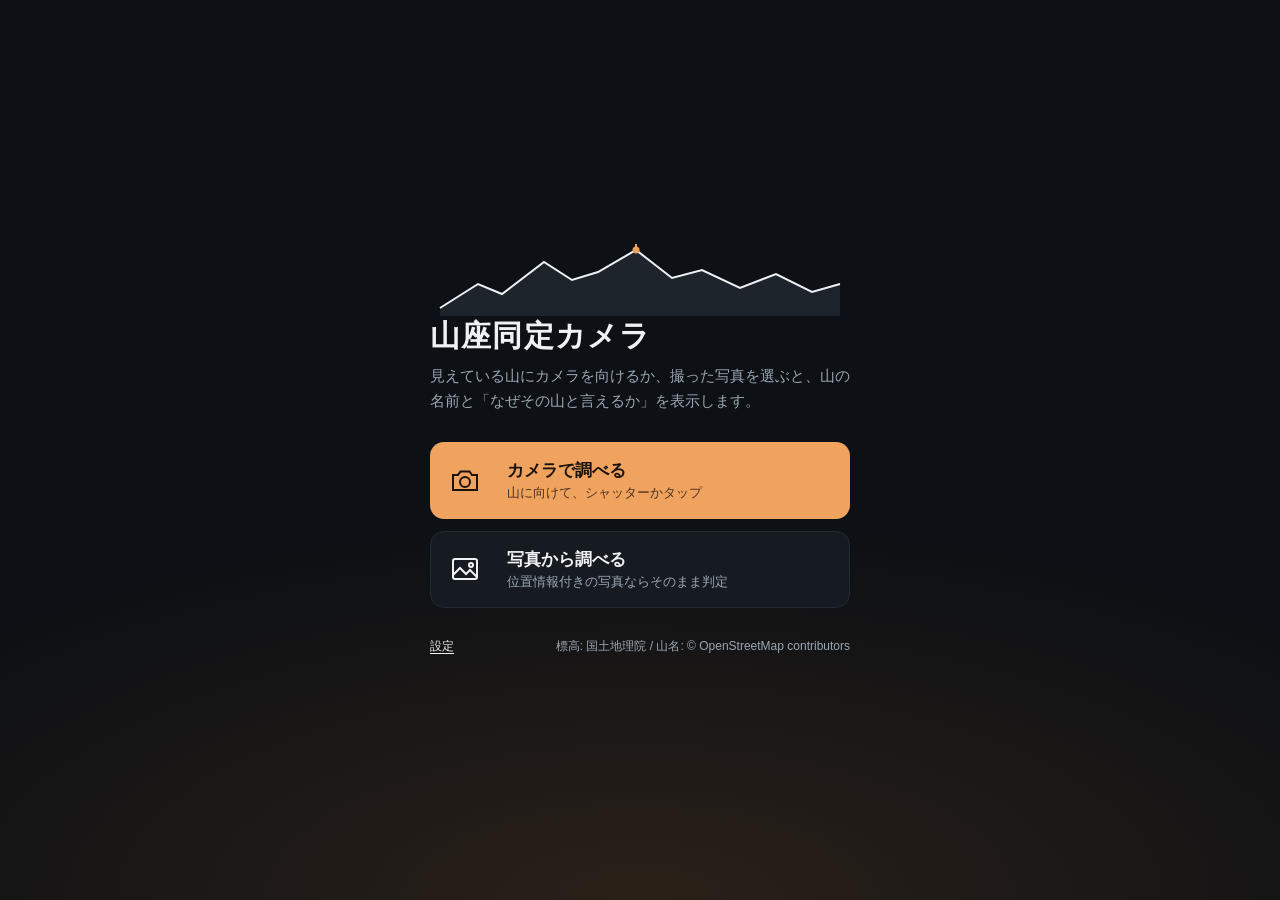
<file: index.html>
<!doctype html>
<html lang="ja">
<head>
<meta charset="utf-8">
<meta name="viewport" content="width=device-width, initial-scale=1, viewport-fit=cover">
<meta name="theme-color" content="#0d1014">
<meta name="apple-mobile-web-app-capable" content="yes">
<meta name="apple-mobile-web-app-status-bar-style" content="black-translucent">
<title>山座同定カメラ</title>
<style>/* カメラ画面が主役なので、暗い単一テーマで統一する。
   レイアウト: 全面ステージ(カメラ/写真)+上の状態表示+下の操作帯+下から出る根拠シート */
:root {
  --ink: #0d1014;          /* 背景(夜明け前の山影) */
  --ink-2: #161b21;        /* シート面 */
  --ink-3: #222a33;        /* 区切り・入力欄 */
  --snow: #eef2f4;         /* 文字(雪面の白) */
  --mist: #9aa7b2;         /* 補足文字 */
  --alpen: #f0a35e;        /* アクセント(アーベントロートの橙) */
  --ok: #7fd1a5;           /* 見える */
  --warn: #e9c46a;         /* ぎりぎり */
  --bad: #ef8a80;          /* 隠れる */
  --font-ui: -apple-system, BlinkMacSystemFont, "Hiragino Sans", "Hiragino Kaku Gothic ProN", "Noto Sans JP", "Yu Gothic UI", sans-serif;
  --font-num: ui-monospace, "SF Mono", "Menlo", "Consolas", monospace;
  color-scheme: dark;
}
* { box-sizing: border-box; }
html, body { height: 100%; margin: 0; background: var(--ink); color: var(--snow); font-family: var(--font-ui); -webkit-text-size-adjust: 100%; }
body { overflow: hidden; overscroll-behavior: none; }
button, input, select { font: inherit; color: inherit; }
button { cursor: pointer; }
[hidden] { display: none !important; }
:focus-visible { outline: 2px solid var(--alpen); outline-offset: 2px; }
.num { font-family: var(--font-num); font-variant-numeric: tabular-nums; }

/* ---- ホーム ---- */
#home { position: fixed; inset: 0; display: grid; place-items: center; padding: max(24px, env(safe-area-inset-top)) 20px max(24px, env(safe-area-inset-bottom)); overflow-y: auto;
  background: radial-gradient(120% 70% at 50% 100%, #2a2018 0%, transparent 60%), var(--ink); }
.home-inner { width: 100%; max-width: 420px; display: grid; gap: 28px; }
.ridge-mark { width: 100%; height: 72px; display: block; }
.home-title { margin: 0; font-size: 30px; letter-spacing: .04em; font-weight: 700; text-wrap: balance; }
.home-lead { margin: 6px 0 0; color: var(--mist); line-height: 1.7; font-size: 15px; }
.home-actions { display: grid; gap: 12px; }
.btn-big { display: grid; grid-template-columns: 44px 1fr; align-items: center; gap: 14px; text-align: left; padding: 16px 18px; border-radius: 14px; border: 1px solid var(--ink-3); background: var(--ink-2); }
.btn-big strong { display: block; font-size: 17px; }
.btn-big span { display: block; color: var(--mist); font-size: 13px; margin-top: 2px; }
.btn-big.primary { background: var(--alpen); color: #1a120b; border-color: transparent; }
.btn-big.primary span { color: #4a3220; }
.btn-big svg { width: 32px; height: 32px; }
.home-foot { color: var(--mist); font-size: 12px; line-height: 1.7; display: flex; flex-wrap: wrap; gap: 4px 14px; justify-content: space-between; }
.linklike { background: none; border: 0; padding: 0; color: var(--snow); text-decoration: underline; text-underline-offset: 3px; }
.banner { padding: 12px 14px; border-radius: 10px; background: #3a2220; color: #ffd9d4; font-size: 13px; line-height: 1.6; }

/* ---- ステージ ---- */
#stage { position: fixed; inset: 0; background: #000; touch-action: none; user-select: none; -webkit-user-select: none; overflow: hidden; }
.zoom-btn { position: absolute; right: 10px; top: calc(env(safe-area-inset-top, 0px) + 84px); padding: 7px 12px; border-radius: 999px; border: 1px solid rgba(240,163,94,.6); background: rgba(13,16,20,.8); font-size: 13px; z-index: 2; }
#video, #still { position: absolute; inset: 0; width: 100%; height: 100%; }
#video { object-fit: cover; transform-origin: 50% 50%; }
#overlay { position: absolute; inset: 0; width: 100%; height: 100%; }

.topbar { position: absolute; left: 0; right: 0; top: 0; padding: calc(env(safe-area-inset-top, 0px) + 8px) 10px 8px; display: flex; flex-wrap: wrap; gap: 6px; pointer-events: none;
  background: linear-gradient(rgba(0,0,0,.55), rgba(0,0,0,0)); }
.chip { pointer-events: auto; display: inline-flex; align-items: baseline; gap: 6px; padding: 5px 9px; border-radius: 999px; background: rgba(13,16,20,.72); border: 1px solid rgba(255,255,255,.08); font-size: 12px; line-height: 1.2; white-space: nowrap; }
.chip b { font-weight: 600; color: var(--mist); }
.chip.warn { border-color: rgba(233,196,106,.6); }
.chip.good { border-color: rgba(127,209,165,.55); }
.toast { position: absolute; left: 50%; transform: translateX(-50%); top: calc(env(safe-area-inset-top, 0px) + 84px); max-width: min(92vw, 520px); padding: 10px 14px; border-radius: 10px; background: rgba(13,16,20,.9); border: 1px solid var(--ink-3); font-size: 13px; line-height: 1.6; text-align: center; pointer-events: none; }

.bottombar { position: absolute; left: 0; right: 0; bottom: 0; padding: 14px 14px calc(env(safe-area-inset-bottom, 0px) + 14px); display: grid; grid-template-columns: 1fr auto 1fr; align-items: center; gap: 10px;
  background: linear-gradient(rgba(0,0,0,0), rgba(0,0,0,.6)); }
.bottombar .left { justify-self: start; display: flex; gap: 8px; }
.bottombar .right { justify-self: end; display: flex; gap: 8px; }
.icon-btn { min-width: 44px; height: 44px; padding: 0 12px; border-radius: 22px; border: 1px solid rgba(255,255,255,.14); background: rgba(13,16,20,.72); font-size: 13px; display: inline-flex; align-items: center; justify-content: center; gap: 6px; }
.icon-btn svg { width: 20px; height: 20px; }
.shutter { width: 74px; height: 74px; border-radius: 50%; border: 4px solid var(--snow); background: rgba(240,163,94,.9); box-shadow: 0 0 0 3px rgba(0,0,0,.35); }
.shutter:active { transform: scale(.96); }
.hint { grid-column: 1 / -1; text-align: center; font-size: 12px; color: var(--mist); }

/* ---- シート ---- */
.sheet { position: fixed; left: 0; right: 0; bottom: 0; max-height: 52vh; overflow-y: auto; -webkit-overflow-scrolling: touch; background: var(--ink-2); border-radius: 18px 18px 0 0; border-top: 1px solid var(--ink-3);
  padding: 8px 16px calc(env(safe-area-inset-bottom, 0px) + 20px); box-shadow: 0 -12px 40px rgba(0,0,0,.5); z-index: 10; overscroll-behavior: contain; }
@media (min-width: 760px) { .sheet { left: auto; right: 16px; bottom: 16px; width: 440px; max-height: calc(100vh - 32px); border-radius: 18px; border: 1px solid var(--ink-3); } }
.sheet-grip { display: flex; justify-content: space-between; align-items: center; position: sticky; top: -8px; background: var(--ink-2); padding: 8px 0; z-index: 1; }
.sheet-grip .bar { width: 40px; height: 4px; border-radius: 2px; background: var(--ink-3); }
.sheet h2 { margin: 4px 0 2px; font-size: 26px; letter-spacing: .02em; text-wrap: balance; }
.sheet h3 { margin: 22px 0 8px; font-size: 13px; letter-spacing: .08em; color: var(--mist); font-weight: 600; }
.sheet p { margin: 6px 0; line-height: 1.7; font-size: 14px; }
.sub { color: var(--mist); font-size: 14px; }
.level { display: inline-block; padding: 3px 9px; border-radius: 999px; font-size: 12px; font-weight: 700; margin-right: 6px; vertical-align: 2px; }
.level.high { background: rgba(127,209,165,.18); color: var(--ok); }
.level.mid { background: rgba(233,196,106,.18); color: var(--warn); }
.level.low, .level.none { background: rgba(239,138,128,.16); color: var(--bad); }
.reasons { list-style: none; margin: 0; padding: 0; display: grid; gap: 10px; }
.reasons li { display: grid; grid-template-columns: 22px 1fr; gap: 8px; font-size: 14px; line-height: 1.65; }
.reasons .mk { width: 22px; height: 22px; border-radius: 50%; display: grid; place-items: center; font-size: 12px; font-weight: 700; margin-top: 1px; }
.mk.ok { background: rgba(127,209,165,.18); color: var(--ok); }
.mk.warn { background: rgba(233,196,106,.18); color: var(--warn); }
.mk.bad { background: rgba(239,138,128,.18); color: var(--bad); }
.reasons small { display: block; color: var(--mist); font-size: 12px; }
.cands { width: 100%; border-collapse: collapse; font-size: 13px; }
.cands-wrap { overflow-x: auto; }
.cands th { text-align: left; color: var(--mist); font-weight: 500; font-size: 11px; padding: 4px 6px; border-bottom: 1px solid var(--ink-3); white-space: nowrap; }
.cands td { padding: 8px 6px; border-bottom: 1px solid var(--ink-3); vertical-align: top; }
.cands tr.sel td { background: rgba(240,163,94,.08); }
.cands button { background: none; border: 0; padding: 0; text-align: left; color: var(--snow); text-decoration: underline; text-underline-offset: 3px; }
.st { font-size: 11px; padding: 1px 6px; border-radius: 6px; white-space: nowrap; }
.st.visible { color: var(--ok); background: rgba(127,209,165,.12); }
.st.marginal { color: var(--warn); background: rgba(233,196,106,.12); }
.st.hidden { color: var(--bad); background: rgba(239,138,128,.12); }
canvas.profile { width: 100%; height: 170px; display: block; background: var(--ink); border-radius: 10px; }
#map { width: 100%; height: 220px; border-radius: 10px; overflow: hidden; background: var(--ink-3); }
#map.map-lg { height: 300px; }
.where { font-size: 14px; line-height: 1.7; margin: 0 0 8px; }
.where strong { color: var(--alpen); font-weight: 700; }
.north { background: rgba(255,255,255,.92); color: #222; border-radius: 6px; padding: 2px 7px 3px; font: 700 11px/1.1 var(--font-ui); text-align: center; box-shadow: 0 1px 3px rgba(0,0,0,.3); }
.north span { display: block; font-size: 12px; }
.leaflet-tooltip.tip-peak { font: 700 12px/1.4 var(--font-ui); color: #1a120b; }
.leaflet-tooltip.tip-me { font: 600 11px/1.3 var(--font-ui); color: #0b2a5a; }
.tip-sub { font-weight: 500; color: #555; margin-left: 4px; }
.cond { display: grid; grid-template-columns: auto 1fr; gap: 4px 12px; font-size: 12px; color: var(--mist); }
.cond dt { color: var(--mist); } .cond dd { margin: 0; color: var(--snow); min-width: 0; overflow-wrap: anywhere; }
.row { display: flex; flex-wrap: wrap; gap: 8px; align-items: center; }
.btn { padding: 10px 14px; border-radius: 10px; border: 1px solid var(--ink-3); background: var(--ink-3); font-size: 14px; }
.btn.primary { background: var(--alpen); color: #1a120b; border-color: transparent; font-weight: 600; }
.field { display: grid; gap: 6px; margin: 12px 0; font-size: 14px; }
.field input[type=text], .field input[type=number], .field select { width: 100%; padding: 10px 12px; border-radius: 10px; border: 1px solid var(--ink-3); background: var(--ink); }
.field small { color: var(--mist); font-size: 12px; line-height: 1.6; }
.credit { margin-top: 18px; font-size: 11px; color: var(--mist); line-height: 1.7; }
.credit a, .sheet a { color: var(--snow); }
.busy { position: fixed; inset: 0; display: grid; place-items: center; background: rgba(0,0,0,.35); z-index: 20; font-size: 14px; }
.busy div { padding: 14px 18px; border-radius: 12px; background: var(--ink-2); border: 1px solid var(--ink-3); }
@media (prefers-reduced-motion: no-preference) { .sheet { animation: rise .22s ease-out; } @keyframes rise { from { transform: translateY(24px); opacity: .6; } to { transform: none; opacity: 1; } } }
.leaflet-container { background: var(--ink-3); font-family: var(--font-ui); }
</style>
</head>
<body>

<section id="home">
  <div class="home-inner">
    <div>
      <svg class="ridge-mark" viewBox="0 0 400 72" aria-hidden="true">
        <path d="M0 64 L38 40 L62 50 L104 18 L132 36 L158 28 L196 6 L232 34 L262 26 L300 44 L336 30 L372 48 L400 40 L400 72 L0 72 Z" fill="#1d242c"/>
        <path d="M0 64 L38 40 L62 50 L104 18 L132 36 L158 28 L196 6 L232 34 L262 26 L300 44 L336 30 L372 48 L400 40" fill="none" stroke="#eef2f4" stroke-width="2"/>
        <line x1="196" y1="6" x2="196" y2="0" stroke="#f0a35e" stroke-width="2"/>
        <circle cx="196" cy="6" r="3.5" fill="#f0a35e"/>
      </svg>
      <h1 class="home-title">山座同定カメラ</h1>
      <p class="home-lead">見えている山にカメラを向けるか、撮った写真を選ぶと、山の名前と「なぜその山と言えるか」を表示します。</p>
    </div>
    <div id="secureBanner" class="banner" hidden>このページはHTTPSで開かれていないため、カメラ・位置情報・方位センサーを使えません。HTTPSのURLで開いてください。写真からの判定は使えます。</div>
    <div class="home-actions">
      <button id="btnLive" class="btn-big primary" type="button">
        <svg viewBox="0 0 32 32" fill="none" stroke="currentColor" stroke-width="2"><path d="M4 11h5l2.5-3.5h9L23 11h5v15H4z"/><circle cx="16" cy="18" r="5"/></svg>
        <div><strong>カメラで調べる</strong><span>山に向けて、シャッターかタップ</span></div>
      </button>
      <button id="btnPhoto" class="btn-big" type="button">
        <svg viewBox="0 0 32 32" fill="none" stroke="currentColor" stroke-width="2"><rect x="4" y="6" width="24" height="20" rx="2"/><path d="M4 22l7-7 6 6 4-4 7 7"/><circle cx="22" cy="12" r="2"/></svg>
        <div><strong>写真から調べる</strong><span>位置情報付きの写真ならそのまま判定</span></div>
      </button>
    </div>
    <div class="home-foot">
      <button id="btnSettingsHome" class="linklike" type="button">設定</button>
      <span>標高: 国土地理院 / 山名: © OpenStreetMap contributors</span>
    </div>
  </div>
</section>

<section id="stage" hidden>
  <video id="video" playsinline muted autoplay></video>
  <canvas id="still" hidden></canvas>
  <canvas id="overlay"></canvas>
  <div class="topbar" id="chips"></div>
  <div class="toast" id="toast" hidden></div>
  <button id="btnZoom" class="zoom-btn" type="button" hidden></button>
  <div class="bottombar">
    <div class="left">
      <button id="btnBack" class="icon-btn" type="button" aria-label="戻る">
        <svg viewBox="0 0 24 24" fill="none" stroke="currentColor" stroke-width="2"><path d="M15 5l-7 7 7 7"/></svg>
      </button>
      <button id="btnPhoto2" class="icon-btn" type="button">写真</button>
      <button id="btnMap" class="icon-btn" type="button">地図</button>
    </div>
    <button id="btnShutter" class="shutter" type="button" aria-label="この景色で調べる"></button>
    <div class="right">
      <button id="btnAlign" class="icon-btn" type="button">自動合わせ</button>
      <button id="btnReset" class="icon-btn" type="button" aria-label="合わせを元に戻す">
        <svg viewBox="0 0 24 24" fill="none" stroke="currentColor" stroke-width="2"><path d="M4 12a8 8 0 1 0 3-6.2"/><path d="M4 4v5h5"/></svg>
      </button>
      <button id="btnSettings" class="icon-btn" type="button" aria-label="設定">
        <svg viewBox="0 0 24 24" fill="none" stroke="currentColor" stroke-width="2"><circle cx="12" cy="12" r="3"/><path d="M12 2v3M12 19v3M2 12h3M19 12h3M4.9 4.9l2.1 2.1M17 17l2.1 2.1M4.9 19.1L7 17M17 7l2.1-2.1"/></svg>
      </button>
    </div>
    <div class="hint" id="hint"></div>
  </div>
</section>

<aside id="sheet" class="sheet" hidden aria-live="polite"></aside>
<div id="busy" class="busy" hidden><div id="busyText">計算中</div></div>
<input id="fileInput" type="file" accept="image/jpeg,image/*" hidden>

<script>/* 山座同定カメラ — 判定ロジック(DOM非依存。ブラウザとNodeの両方で動く) */
(function (root) {
'use strict';

const R_EARTH = 6371008.8;      // 地球の平均半径 [m]
const REFRACTION_K = 0.13;      // 大気差(光の屈折)係数。測量で一般的に用いられる値
const D2R = Math.PI / 180, R2D = 180 / Math.PI;

const normAz = a => { a %= 360; return a < 0 ? a + 360 : a; };
const angDiff = (a, b) => ((a - b) % 360 + 540) % 360 - 180;   // a-b を -180..180 に

/* ---------- 測地計算(球面) ---------- */
function distBearing(lat1, lon1, lat2, lon2) {
  const p1 = lat1 * D2R, p2 = lat2 * D2R, dl = (lon2 - lon1) * D2R;
  const a = Math.sin((p2 - p1) / 2) ** 2 + Math.cos(p1) * Math.cos(p2) * Math.sin(dl / 2) ** 2;
  const d = 2 * R_EARTH * Math.asin(Math.min(1, Math.sqrt(a)));
  const y = Math.sin(dl) * Math.cos(p2);
  const x = Math.cos(p1) * Math.sin(p2) - Math.sin(p1) * Math.cos(p2) * Math.cos(dl);
  return { d, az: normAz(Math.atan2(y, x) * R2D) };
}
function destination(lat, lon, azDeg, d) {
  const p1 = lat * D2R, l1 = lon * D2R, th = azDeg * D2R, dr = d / R_EARTH;
  const sp2 = Math.sin(p1) * Math.cos(dr) + Math.cos(p1) * Math.sin(dr) * Math.cos(th);
  const p2 = Math.asin(sp2);
  const l2 = l1 + Math.atan2(Math.sin(th) * Math.sin(dr) * Math.cos(p1), Math.cos(dr) - Math.sin(p1) * sp2);
  return { lat: p2 * R2D, lon: ((l2 * R2D + 540) % 360) - 180 };
}
/* 地球の丸みと大気差を考慮した見かけの仰角 [rad] */
function curvatureDrop(d) { return d * d * (1 - REFRACTION_K) / (2 * R_EARTH); }
function apparentElev(dh, d) { return Math.atan2(dh - curvatureDrop(d), Math.max(d, 1e-6)); }

/* ---------- Webメルカトルのタイル座標 ---------- */
const lonToPx = (lon, z) => (lon + 180) / 360 * 256 * 2 ** z;
const latToPx = (lat, z) => { const s = Math.sin(lat * D2R); return (0.5 - Math.log((1 + s) / (1 - s)) / (4 * Math.PI)) * 256 * 2 ** z; };

function tilesForRadius(lat, lon, radius, z) {
  const dN = destination(lat, lon, 0, radius), dS = destination(lat, lon, 180, radius);
  const dE = destination(lat, lon, 90, radius), dW = destination(lat, lon, 270, radius);
  const x0 = Math.floor(lonToPx(dW.lon, z) / 256), x1 = Math.floor(lonToPx(dE.lon, z) / 256);
  const y0 = Math.floor(latToPx(dN.lat, z) / 256), y1 = Math.floor(latToPx(dS.lat, z) / 256);
  const cx = lonToPx(lon, z), cy = latToPx(lat, z);
  const rpx = (lonToPx(dE.lon, z) - lonToPx(dW.lon, z)) / 2;
  const out = [];
  for (let x = x0; x <= x1; x++) for (let y = y0; y <= y1; y++) {
    // 円と交わるタイルだけ
    const nx = Math.max(x * 256, Math.min(cx, x * 256 + 256)), ny = Math.max(y * 256, Math.min(cy, y * 256 + 256));
    if (Math.hypot(nx - cx, ny - cy) <= rpx * 1.02) out.push({ z, x, y });
  }
  return out;
}

/* 標高PNGのデコード */
function decodeGSI(rgba) {        // 国土地理院 標高タイル(PNG)の仕様
  const n = rgba.length / 4, out = new Float32Array(n);
  for (let i = 0; i < n; i++) {
    const r = rgba[i * 4], g = rgba[i * 4 + 1], b = rgba[i * 4 + 2];
    const x = r * 65536 + g * 256 + b;
    out[i] = x === 8388608 ? 0 : (x < 8388608 ? x * 0.01 : (x - 16777216) * 0.01);   // 無効値(海など)は0m
  }
  return out;
}
function decodeTerrarium(rgba) {  // Mapzen Terrarium形式
  const n = rgba.length / 4, out = new Float32Array(n);
  for (let i = 0; i < n; i++) out[i] = Math.max(0, rgba[i * 4] * 256 + rgba[i * 4 + 1] + rgba[i * 4 + 2] / 256 - 32768);
  return out;
}

/* ---------- 標高モデル(距離に応じて解像度を切り替える) ---------- */
const SEA = new Float32Array(65536);
class DEM {
  constructor(tiers) {             // tiers: [{z, maxDist}] 近い順
    this.tiers = tiers.slice().sort((a, b) => a.maxDist - b.maxDist);
    this.tiles = new Map();
    this._k = -1; this._a = null;
  }
  key(z, x, y) { return z * 1e10 + x * 1e5 + y; }
  setTile(z, x, y, arr) { this.tiles.set(this.key(z, x, y), arr || SEA); }
  hasTile(z, x, y) { return this.tiles.has(this.key(z, x, y)); }
  _px(z, gx, gy) {
    const k = z * 1e10 + (gx >> 8) * 1e5 + (gy >> 8);
    let a;
    if (k === this._k) a = this._a; else { a = this.tiles.get(k); if (a === undefined) return NaN; this._k = k; this._a = a; }
    return a[((gy & 255) << 8) | (gx & 255)];
  }
  sampleZ(lat, lon, z) {
    const fx = lonToPx(lon, z) - 0.5, fy = latToPx(lat, z) - 0.5;
    const x0 = Math.floor(fx), y0 = Math.floor(fy), tx = fx - x0, ty = fy - y0;
    const a = this._px(z, x0, y0), b = this._px(z, x0 + 1, y0), c = this._px(z, x0, y0 + 1), d = this._px(z, x0 + 1, y0 + 1);
    if (a !== a || b !== b || c !== c || d !== d) return NaN;
    return (a * (1 - tx) + b * tx) * (1 - ty) + (c * (1 - tx) + d * tx) * ty;
  }
  tierIndex(dist) { for (let i = 0; i < this.tiers.length; i++) if (dist <= this.tiers[i].maxDist) return i; return this.tiers.length - 1; }
  sampleTier(lat, lon, ti) {
    for (let i = ti; i < this.tiers.length; i++) { const v = this.sampleZ(lat, lon, this.tiers[i].z); if (v === v) return v; }
    return NaN;
  }
  sample(lat, lon, dist) { return this.sampleTier(lat, lon, this.tierIndex(dist || 0)); }
  /* 最も細かい層で読める標高(山頂や現在地の標高用) */
  sampleFinest(lat, lon) { return this.sampleTier(lat, lon, 0); }
}

/* ---------- 光線の歩進距離 ---------- */
function makeSteps(maxD) {
  const ds = [];
  let d = 20;
  while (d <= maxD) { ds.push(d); d += Math.max(12, d * 0.006); }
  ds.push(maxD);
  return Float64Array.from(ds);
}
function rayContext(dem, obs, maxD) {
  const ds = makeSteps(maxD), n = ds.length;
  const sinD = new Float64Array(n), cosD = new Float64Array(n), drop = new Float64Array(n), tier = new Int8Array(n);
  for (let k = 0; k < n; k++) {
    const dr = ds[k] / R_EARTH; sinD[k] = Math.sin(dr); cosD[k] = Math.cos(dr);
    drop[k] = curvatureDrop(ds[k]); tier[k] = dem.tierIndex(ds[k]);
  }
  const p1 = obs.lat * D2R;
  return { ds, n, sinD, cosD, drop, tier, sp1: Math.sin(p1), cp1: Math.cos(p1), l1: obs.lon * D2R };
}
/* 1方位ぶんの光線を歩進し、各点で cb(k, d, lat, lon, h, angle) を呼ぶ。cb が false を返すと打ち切り */
function marchRay(dem, obs, ctx, azDeg, limitD, cb) {
  const th = azDeg * D2R, st = Math.sin(th), ct = Math.cos(th);
  const { ds, n, sinD, cosD, drop, tier, sp1, cp1, l1 } = ctx;
  let missing = 0, total = 0;
  for (let k = 0; k < n; k++) {
    const d = ds[k];
    if (d > limitD) break;
    const sp2 = sp1 * cosD[k] + cp1 * sinD[k] * ct;
    const lat = Math.asin(sp2) * R2D;
    const lon = (l1 + Math.atan2(st * sinD[k] * cp1, cosD[k] - sp1 * sp2)) * R2D;
    const h = dem.sampleTier(lat, lon, tier[k]);
    total++;
    if (h !== h) { missing++; continue; }
    const a = Math.atan2(h - obs.h - drop[k], d);
    if (cb(k, d, lat, lon, h, a) === false) break;
  }
  return { missing, total };   // 標高データが欠けていた点の数
}

/* ---------- 360°パノラマ(稜線)の計算 ---------- */
function createPanorama(dem, obs, maxDist, azStep) {
  azStep = azStep || 0.1;
  const n = Math.round(360 / azStep);
  return {
    obs, maxDist, azStep, n,
    ctx: rayContext(dem, obs, maxDist),
    sky: new Float32Array(n).fill(NaN),   // 稜線の仰角 [rad]
    skyD: new Float32Array(n),            // 稜線までの距離 [m]
    ridgeIdx: [], ridgeEl: [], ridgeD: [], // 重なって見える尾根の輪郭
    done: 0,
  };
}
function computePanoramaRange(dem, pano, i0, i1) {
  const { obs, ctx, maxDist } = pano;
  for (let i = i0; i < i1 && i < pano.n; i++) {
    const az = i * pano.azStep;
    let maxA = -Infinity, maxD = 0, inRun = false, cand = null, minSince = Infinity;
    marchRay(dem, obs, ctx, az, maxDist, (k, d, lat, lon, h, a) => {
      if (a > maxA) {
        if (!inRun && cand) {
          const dip = Math.max(0.0009, Math.atan(12 / cand.d));      // 0.05° または 12m 相当
          if (cand.a - minSince > dip && cand.d > 150) { pano.ridgeIdx.push(i); pano.ridgeEl.push(cand.a); pano.ridgeD.push(cand.d); }
          cand = null;
        }
        maxA = a; maxD = d; inRun = true;
      } else {
        if (inRun) { cand = { a: maxA, d: maxD }; minSince = a; inRun = false; }
        else if (a < minSince) minSince = a;
      }
    });
    pano.sky[i] = maxA === -Infinity ? NaN : maxA;
    pano.skyD[i] = maxD;
    pano.done = i + 1;
  }
}
function skyAt(pano, azDeg) {
  const f = normAz(azDeg) / pano.azStep, i0 = Math.floor(f) % pano.n, i1 = (i0 + 1) % pano.n, t = f - Math.floor(f);
  return pano.sky[i0] * (1 - t) + pano.sky[i1] * t;
}

/* ---------- 山頂の見通し判定 ---------- */
function analyzePeak(dem, obs, ctx, peak) {
  const { d, az } = distBearing(obs.lat, obs.lon, peak.lat, peak.lon);
  if (d < 80) return null;
  let hp = peak.ele, eleSrc = 'osm';
  if (!(hp > -100)) { hp = dem.sampleFinest(peak.lat, peak.lon); eleSrc = 'dem'; }
  if (!(hp > -100)) return null;
  const el = apparentElev(hp - obs.h, d);
  // 山頂自身の斜面(山頂から手前へ続く高い部分)は遮蔽物として数えない。
  // なだらかな山では、山頂より手前の肩が見かけ上わずかに高く見えるため。
  const pts = [];
  const cov = marchRay(dem, obs, ctx, az, d - 30, (k, dd, lat, lon, h, a) => { pts.push(dd, h, a, lat, lon); });
  const missingRatio = cov.total ? cov.missing / cov.total : 1;
  const thr = Math.max(80, 0.12 * (hp - obs.h));
  let cut = pts.length;
  while (cut >= 5 && pts[cut - 4] >= hp - thr) cut -= 5;
  const minEx = d - Math.max(150, d * 0.01);
  let fg = -Infinity, fgD = 0, fgH = 0, fgLat = 0, fgLon = 0;
  for (let i = 0; i < cut; i += 5) {
    if (pts[i] > minEx) break;
    if (pts[i + 2] > fg) { fg = pts[i + 2]; fgD = pts[i]; fgH = pts[i + 1]; fgLat = pts[i + 3]; fgLon = pts[i + 4]; }
  }
  // 標高データの誤差を角度に換算した許容幅(遠いほど粗いデータを使うので広げる)
  const tolH = 12 + d * 0.0003;
  const tol = Math.atan(tolH / d);
  const margin = fg === -Infinity ? Infinity : el - fg;
  let status = margin > tol ? 'visible' : (margin < -tol ? 'hidden' : 'marginal');
  // 途中の標高データが欠けていると遮る地形を見落とすため、判定できないものとして扱う
  if (missingRatio > 0.03 && status !== 'hidden') status = 'unknown';
  return {
    peak, d, az, el, ele: hp, eleSrc, status, margin, tol, missingRatio,
    blocker: fg === -Infinity ? null : { d: fgD, h: fgH, el: fg, lat: fgLat, lon: fgLon },
  };
}

/* 山頂が「見える輪郭」の上にあるか(空との境目、または手前の尾根に重なる奥の尾根の輪郭)。
   輪郭上にない山頂は、斜面の途中にあって見分けにくい */
function onOutline(pano, a) {
  const tolEl = Math.max(0.12 * D2R, Math.atan(25 / a.d));
  const sky = skyAt(pano, a.az);
  if (a.el >= sky - tolEl) return 'sky';
  const R = pano.ridges;
  if (!R) return null;
  const i0 = Math.round(normAz(a.az) / pano.azStep);
  for (let di = -2; di <= 2; di++) {
    const i = ((i0 + di) % pano.n + pano.n) % pano.n;
    for (let k = R.start[i]; k < R.start[i + 1]; k++) {
      if (Math.abs(R.el[k] - a.el) <= tolEl && Math.abs(R.d[k] - a.d) <= Math.max(1500, a.d * 0.12)) return 'ridge';
    }
  }
  return null;
}

/* 指定方向で実際に見えている地形の点(その方向の視線が最初に地面に当たる点) */
function terrainAt(dem, obs, ctx, azDeg, elRad, maxDist) {
  let hit = null, best = null;
  marchRay(dem, obs, ctx, azDeg, maxDist, (k, d, lat, lon, h, a) => {
    if (!best || a > best.a) best = { d, lat, lon, h, a };
    if (a >= elRad) { hit = { d, lat, lon, h, a, sky: false }; return false; }
  });
  if (hit) return hit;
  return best ? Object.assign(best, { sky: true }) : null;   // 稜線より上(空)をタップした場合は稜線の点
}

/* 断面(観測者→目標)。y は地球の丸みを差し引いた高さ */
function profile(dem, obs, azDeg, dTarget, n) {
  n = n || 240;
  const out = [];
  for (let i = 1; i <= n; i++) {
    const d = dTarget * 1.04 * i / n;
    const p = destination(obs.lat, obs.lon, azDeg, d);
    const h = dem.sample(p.lat, p.lon, d);
    if (h === h) out.push({ d, h, y: h - curvatureDrop(d) });
  }
  return out;
}

/* ---------- タップ地点の候補順位付け ---------- */
/* sAz, sEl: 方位・仰角の想定誤差[度](1σ相当)。z はその誤差で正規化したずれ */
function rankCandidates(analyzed, tapAz, tapElDeg, sAz, sEl) {
  const c = Math.cos(tapElDeg * D2R);
  const list = [];
  for (const p of analyzed) {
    if (!p) continue;
    const dAz = angDiff(p.az, tapAz), dEl = p.el * R2D - tapElDeg;
    const ang = Math.hypot(dAz * c, dEl);
    const z = Math.hypot(dAz * c / sAz, dEl / sEl);
    if (z > 5 && ang > 1.5) continue;
    let score = z;
    if (p.status === 'hidden') score += 100;
    else if (p.status === 'marginal') score += 0.5;
    // 稜線・尾根の輪郭上にない山頂(斜面の途中の地点)は、指した山である可能性を下げる
    if (p.outline === null) score += 1.5;
    list.push({ p, dAz, dEl, ang, z, score });
  }
  list.sort((a, b) => a.score - b.score);
  return list;
}
/* 確度の判定 */
function judge(ranked) {
  const vis = ranked.filter(r => r.p.status !== 'hidden');
  if (!vis.length) return { level: 'none', top: null };
  const top = vis[0], second = vis[1];
  if (top.z > 3) return { level: 'none', top };
  const sep = second ? second.score - top.score : Infinity;
  if (top.z <= 1.5 && sep >= 1.5 && top.p.status === 'visible') return { level: 'high', top, second, sep };
  if (top.z <= 2.5 && sep >= 0.7) return { level: 'mid', top, second, sep };
  return { level: 'low', top, second, sep };
}
/* 尾根の輪郭点を方位ごとに引けるよう並べ替える */
function indexRidges(pano) {
  const n = pano.n, cnt = new Int32Array(n + 1);
  for (const i of pano.ridgeIdx) cnt[i + 1]++;
  for (let i = 0; i < n; i++) cnt[i + 1] += cnt[i];
  const pos = cnt.slice(0, n), el = new Float32Array(pano.ridgeIdx.length), d = new Float32Array(pano.ridgeIdx.length);
  for (let k = 0; k < pano.ridgeIdx.length; k++) { const i = pano.ridgeIdx[k], j = pos[i]++; el[j] = pano.ridgeEl[k]; d[j] = pano.ridgeD[k]; }
  pano.ridges = { start: cnt, el, d };
}

/* ---------- カメラ投影 ---------- */
function makeCamera(o) {  // o: {yaw[deg], pitch[deg], roll[deg], F[px], cx, cy}
  const y = o.yaw * D2R, p = o.pitch * D2R, r = (o.roll || 0) * D2R;
  const sy = Math.sin(y), cy_ = Math.cos(y), sp = Math.sin(p), cp = Math.cos(p), sr = Math.sin(r), cr = Math.cos(r);
  const f = [sy * cp, cy_ * cp, sp];
  const r0 = [cy_, -sy, 0], u0 = [-sy * sp, -cy_ * sp, cp];
  const R = [r0[0] * cr - u0[0] * sr, r0[1] * cr - u0[1] * sr, r0[2] * cr - u0[2] * sr];
  const U = [u0[0] * cr + r0[0] * sr, u0[1] * cr + r0[1] * sr, u0[2] * cr + r0[2] * sr];
  const F = o.F, cx = o.cx, cyy = o.cy;
  return {
    o, F, cx, cy: cyy,
    project(azDeg, elRad) {
      const a = azDeg * D2R, ce = Math.cos(elRad);
      const dx = Math.sin(a) * ce, dy = Math.cos(a) * ce, dz = Math.sin(elRad);
      const zc = dx * f[0] + dy * f[1] + dz * f[2];
      if (zc <= 0.02) return null;
      return { x: cx + F * (dx * R[0] + dy * R[1] + dz * R[2]) / zc, y: cyy - F * (dx * U[0] + dy * U[1] + dz * U[2]) / zc };
    },
    unproject(x, yy) {
      const a = (x - cx) / F, b = (cyy - yy) / F;
      const v = [f[0] + a * R[0] + b * U[0], f[1] + a * R[1] + b * U[1], f[2] + a * R[2] + b * U[2]];
      const L = Math.hypot(v[0], v[1], v[2]);
      return { az: normAz(Math.atan2(v[0], v[1]) * R2D), el: Math.asin(v[2] / L) };   // el [rad]
    },
  };
}
/* 端末の傾き(DeviceOrientationのβ,γ)から背面カメラの仰角と回転を求める */
function cameraTiltFromOrientation(betaDeg, gammaDeg) {
  const b = betaDeg * D2R, g = gammaDeg * D2R;
  const cb = Math.cos(b), sb = Math.sin(b), sg = Math.sin(g), cg = Math.cos(g);
  return { pitch: Math.asin(Math.max(-1, Math.min(1, -cb * cg))) * R2D, roll: Math.atan2(cb * sg, sb) * R2D };
}
/* 35mm換算焦点距離 → 画像対角の焦点距離[px] */
function focalPxFrom35mm(f35, w, h) { return Math.hypot(w, h) * f35 / 43.2666; }
function focalPxFromFov(hfovDeg, w) { return (w / 2) / Math.tan(hfovDeg * D2R / 2); }

/* 磁北→真北の補正に使う偏角の概算値[度、西偏が正]。
   国土地理院 磁気図2020.0年値の近似式として知られる式。係数は公式資料で再確認していない。 */
function declinationJP(lat, lon) {
  const dp = lat - 37, dl = lon - 138;
  const min = 7 * 60 + 40.585 + 18.750 * dp - 6.761 * dl - 0.059 * dp * dp - 0.014 * dp * dl - 0.579 * dl * dl;
  return min / 60;
}

/* ---------- 写真の稜線との自動合わせ ---------- */
/* rgba(縮小画像)から、縦方向の明暗・色の変化が強い点(稜線の候補)と、各列での最近傍距離を求める */
function buildEdgeField(rgba, w, h) {
  const L = new Float32Array(w * h), B = new Float32Array(w * h);
  for (let i = 0; i < w * h; i++) {
    const r = rgba[i * 4], g = rgba[i * 4 + 1], b = rgba[i * 4 + 2];
    L[i] = 0.299 * r + 0.587 * g + 0.114 * b; B[i] = b - (r + g) / 2;
  }
  // 縦方向の差分(上下2px)
  const G = new Float32Array(w * h);
  for (let y = 2; y < h - 2; y++) for (let x = 1; x < w - 1; x++) {
    let s = 0;
    for (let dx = -1; dx <= 1; dx++) {
      const up = (y - 2) * w + x + dx, dn = (y + 2) * w + x + dx;
      s += Math.abs(L[up] - L[dn]) + 0.6 * Math.abs(B[up] - B[dn]);
    }
    G[y * w + x] = s / 3;
  }
  // 列ごとに、上位の強い変化を稜線候補にする(列内で非最大抑制)
  const vals = Array.from(G).filter(v => v > 0).sort((a, b) => a - b);
  const thr = Math.max(8, vals[Math.floor(vals.length * 0.9)] || 8);
  const cap = Math.round(h * 0.08);
  const dist = new Float32Array(w * h).fill(cap);
  for (let x = 0; x < w; x++) {
    // 縦方向の極大(平らに並ぶ場合はその中央)を稜線候補にする
    const edges = [];
    for (let y = 3; y < h - 3; y++) {
      const v = G[y * w + x];
      if (!(v >= thr && v >= G[(y - 1) * w + x] && v >= G[(y + 1) * w + x])) continue;
      let y2 = y;
      while (y2 + 1 < h - 3 && G[(y2 + 1) * w + x] === v) y2++;
      edges.push((y + y2) / 2);
      y = y2;
    }
    if (!edges.length) continue;
    let j = 0;
    for (let y = 0; y < h; y++) {
      while (j + 1 < edges.length && Math.abs(edges[j + 1] - y) <= Math.abs(edges[j] - y)) j++;
      dist[y * w + x] = Math.min(cap, Math.abs(edges[j] - y));
    }
  }
  return { w, h, dist, cap };
}
/* カメラ cam(縮小画像の座標系)で予測される稜線の y を列ごとに求める */
function predictSkylineColumns(pano, cam, w, h) {
  const ys = new Float32Array(w).fill(NaN);
  const halfFov = Math.atan((w / 2) / cam.F) * R2D + 3;
  const step = Math.min(0.1, Math.atan(1 / cam.F) * R2D);
  for (let da = -halfFov; da <= halfFov; da += step) {
    const az = cam.o.yaw + da, el = skyAt(pano, az);
    if (el !== el) continue;
    const p = cam.project(az, el);
    if (!p) continue;
    const x = Math.round(p.x);
    if (x < 0 || x >= w || p.y < 0 || p.y >= h) continue;
    if (ys[x] !== ys[x] || p.y < ys[x]) ys[x] = p.y;
  }
  // 丸め誤差で空いた数列ぶんの隙間を線形に埋める
  let last = -1;
  for (let x = 0; x < w; x++) {
    if (ys[x] !== ys[x]) continue;
    if (last >= 0 && x - last > 1 && x - last <= 4) for (let k = last + 1; k < x; k++) ys[k] = ys[last] + (ys[x] - ys[last]) * (k - last) / (x - last);
    last = x;
  }
  return ys;
}
function alignCost(field, ys) {
  let s = 0, n = 0, close = 0;
  for (let x = 0; x < field.w; x++) {
    const y = ys[x];
    if (y !== y) continue;
    // 距離場を上下で線形補間して、1画素未満のずれも評価する
    const yi = Math.max(0, y - 0.5);          // 画素の中心は +0.5 の位置
    const y0 = Math.min(field.h - 2, Math.floor(yi)), t = yi - y0;
    const v = field.dist[y0 * field.w + x] * (1 - t) + field.dist[(y0 + 1) * field.w + x] * t;
    s += v; n++; if (v <= 2) close++;
  }
  if (n < field.w * 0.3) return { cost: Infinity, cover: 0, n };
  return { cost: s / n, cover: close / n, n };
}
function autoAlign(pano, field, base, ranges) {
  // base: {yaw,pitch,roll,F} 縮小画像座標でのカメラ。ranges: {yaw, pitch}
  const w = field.w, h = field.h;
  const evalAt = (yaw, pitch) => {
    const cam = makeCamera({ yaw, pitch, roll: base.roll, F: base.F, cx: w / 2, cy: h / 2 });
    return alignCost(field, predictSkylineColumns(pano, cam, w, h));
  };
  const results = [];
  for (let dy = -ranges.yaw; dy <= ranges.yaw + 1e-9; dy += 0.5)
    for (let dp = -ranges.pitch; dp <= ranges.pitch + 1e-9; dp += 0.25) {
      const r = evalAt(base.yaw + dy, base.pitch + dp);
      results.push({ dy, dp, ...r });
    }
  results.sort((a, b) => a.cost - b.cost);
  let best = results[0];
  if (!best || best.cost === Infinity) return null;
  // 局所的に細かく詰める
  for (const [sy, sp] of [[0.2, 0.1], [0.05, 0.03]]) {
    let b2 = best;
    for (let i = -3; i <= 3; i++) for (let j = -3; j <= 3; j++) {
      const dy = best.dy + i * sy, dp = best.dp + j * sp;
      const r = evalAt(base.yaw + dy, base.pitch + dp);
      if (r.cost < b2.cost) b2 = { dy, dp, ...r };
    }
    best = b2;
  }
  // 2番目に良い別解(方位が2°以上離れたもの)と比べて、合わせの確かさを見る
  const rival = results.find(r => Math.abs(r.dy - best.dy) >= 2 && r.cost < Infinity);
  const costs = results.filter(r => r.cost < Infinity).map(r => r.cost).sort((a, b) => a - b);
  const median = costs[Math.floor(costs.length / 2)];
  return {
    dyaw: best.dy, dpitch: best.dp, cost: best.cost, cover: best.cover,
    rivalCost: rival ? rival.cost : Infinity, rivalDyaw: rival ? rival.dy : null, median,
    distinct: rival ? rival.cost / Math.max(best.cost, 0.3) : Infinity,
  };
}

/* ---------- EXIF(JPEG)の読み取り ---------- */
function parseExif(buf) {
  const v = new DataView(buf);
  if (v.byteLength < 4 || v.getUint16(0) !== 0xFFD8) return null;
  let off = 2;
  while (off + 4 < v.byteLength) {
    const marker = v.getUint16(off), len = v.getUint16(off + 2);
    if (marker === 0xFFE1 && v.getUint32(off + 4) === 0x45786966) return readTiff(v, off + 10);
    if ((marker & 0xFF00) !== 0xFF00 || marker === 0xFFDA) break;
    off += 2 + len;
  }
  return null;
}
function readTiff(v, t) {
  const le = v.getUint16(t) === 0x4949;
  const u16 = o => v.getUint16(o, le), u32 = o => v.getUint32(o, le), s32 = o => v.getInt32(o, le);
  const typeSize = { 1: 1, 2: 1, 3: 2, 4: 4, 5: 8, 7: 1, 9: 4, 10: 8 };
  const readIFD = (o) => {
    const tags = {};
    if (o + 2 > v.byteLength) return tags;
    const n = u16(o);
    for (let i = 0; i < n; i++) {
      const e = o + 2 + i * 12;
      if (e + 12 > v.byteLength) break;
      const tag = u16(e), type = u16(e + 2), cnt = u32(e + 4);
      const size = (typeSize[type] || 1) * cnt;
      const vo = size <= 4 ? e + 8 : t + u32(e + 8);
      if (vo + size > v.byteLength) continue;
      let val;
      if (type === 2) { val = ''; for (let k = 0; k < cnt; k++) { const c = v.getUint8(vo + k); if (c) val += String.fromCharCode(c); } }
      else if (type === 3) val = cnt === 1 ? u16(vo) : Array.from({ length: cnt }, (_, k) => u16(vo + 2 * k));
      else if (type === 4) val = cnt === 1 ? u32(vo) : Array.from({ length: cnt }, (_, k) => u32(vo + 4 * k));
      else if (type === 5 || type === 10) {
        const rd = k => { const a = type === 5 ? u32(vo + 8 * k) : s32(vo + 8 * k), b = type === 5 ? u32(vo + 8 * k + 4) : s32(vo + 8 * k + 4); return b ? a / b : NaN; };
        val = cnt === 1 ? rd(0) : Array.from({ length: cnt }, (_, k) => rd(k));
      }
      else if (type === 1 || type === 7) val = cnt === 1 ? v.getUint8(vo) : Array.from({ length: Math.min(cnt, 64) }, (_, k) => v.getUint8(vo + k));
      else val = null;
      tags[tag] = val;
    }
    return tags;
  };
  const ifd0 = readIFD(t + u32(t + 4));
  const exif = ifd0[0x8769] ? readIFD(t + ifd0[0x8769]) : {};
  const gps = ifd0[0x8825] ? readIFD(t + ifd0[0x8825]) : {};
  const dms = a => Array.isArray(a) ? a[0] + a[1] / 60 + a[2] / 3600 : NaN;
  const out = {
    orientation: ifd0[0x0112] || 1,
    make: ifd0[0x010F] || '', model: ifd0[0x0110] || '',
    f35: exif[0xA405] || null, focal: exif[0x920A] || null,
    pxW: exif[0xA002] || null, pxH: exif[0xA003] || null,
    date: exif[0x9003] || ifd0[0x0132] || null,
  };
  if (gps[2] && gps[4]) {
    out.lat = dms(gps[2]) * (gps[1] === 'S' ? -1 : 1);
    out.lon = dms(gps[4]) * (gps[3] === 'W' ? -1 : 1);
    if (gps[6] != null) out.alt = gps[6] * (gps[5] === 1 ? -1 : 1);
    if (gps[0x11] != null) { out.dir = gps[0x11]; out.dirRef = gps[0x10] || 'T'; }
    if (gps[0x1F] != null) out.hErr = gps[0x1F];
  }
  return out;
}

const Core = {
  R_EARTH, REFRACTION_K, D2R, R2D, normAz, angDiff, distBearing, destination, curvatureDrop, apparentElev,
  lonToPx, latToPx, tilesForRadius, decodeGSI, decodeTerrarium, DEM, makeSteps, rayContext, marchRay,
  createPanorama, computePanoramaRange, skyAt, onOutline, analyzePeak, terrainAt, profile, rankCandidates, judge, indexRidges,
  makeCamera, cameraTiltFromOrientation, focalPxFrom35mm, focalPxFromFov, declinationJP,
  buildEdgeField, predictSkylineColumns, alignCost, autoAlign, parseExif,
};
if (typeof module !== 'undefined' && module.exports) module.exports = Core; else root.Core = Core;
})(typeof self !== 'undefined' ? self : this);
</script>
<script>/* 山座同定カメラ — 画面とデータ取得 */
(function () {
'use strict';
const C = window.Core;
const D2R = C.D2R, R2D = C.R2D;
const $ = s => document.querySelector(s);
const esc = s => String(s).replace(/[&<>"']/g, c => ({ '&': '&amp;', '<': '&lt;', '>': '&gt;', '"': '&quot;', "'": '&#39;' }[c]));
const fmtKm = d => d >= 10000 ? (d / 1000).toFixed(1) + ' km' : d >= 1000 ? (d / 1000).toFixed(2) + ' km' : Math.round(d) + ' m';
const fmtDeg = (v, p = 1) => (v >= 0 ? '' : '−') + Math.abs(v).toFixed(p) + '°';
const fmtSigned = (v, p = 1) => (v >= -0.5 * 10 ** -p ? '+' : '−') + Math.abs(v).toFixed(p) + '°';
const dirName = az => ['北', '北北東', '北東', '東北東', '東', '東南東', '南東', '南南東', '南', '南南西', '南西', '西南西', '西', '西北西', '北西', '北北西'][Math.round(az / 22.5) % 16];
const nextFrame = () => new Promise(r => requestAnimationFrame(() => r()));

/* ---------- 設定 ---------- */
const DEFAULTS = { eye: 1.6, maxDist: 120000, liveFov: 64, showHidden: false };
const settings = Object.assign({}, DEFAULTS);
try { Object.assign(settings, JSON.parse(localStorage.getItem('yamaSettings') || '{}')); } catch (e) { /* 保存なしでも動く */ }
const saveSettings = () => { try { localStorage.setItem('yamaSettings', JSON.stringify(settings)); } catch (e) { } };

/* ---------- 状態 ---------- */
const S = {
  mode: 'home',            // home | live | still
  pos: null,               // {lat, lon, acc, src}
  data: null,              // {lat, lon, maxDist, eye}  読み込み済みデータの条件
  loadToken: 0,
  dem: null, demSource: null,
  peaks: [], peaksError: null,
  obs: null, ground: null,
  pano: null, analyzed: [], ready: false, progress: '',
  sensor: { ok: false, hx: 0, hy: 0, heading: null, src: '', pitch: 0, roll: 0, acc: null, decl: null },
  liveOffset: { yaw: 0, pitch: 0 },
  still: null,
  tap: null, selected: null,
  stream: null, geoWatch: null,
  toastTimer: 0,
};
const video = $('#video'), stillCv = $('#still'), overlay = $('#overlay');
const octx = overlay.getContext('2d');

/* ---------- データ源 ---------- */
const DEM_SOURCES = {
  gsi: { name: '国土地理院 標高タイル', url: (z, x, y) => `https://cyberjapandata.gsi.go.jp/xyz/dem_png/${z}/${x}/${y}.png`, decode: C.decodeGSI,
    credit: '<a href="https://maps.gsi.go.jp/development/ichiran.html" target="_blank" rel="noopener">国土地理院 標高タイル</a>' },
  terrarium: { name: 'Terrarium標高タイル(AWS Open Data)', url: (z, x, y) => `https://s3.amazonaws.com/elevation-tiles-prod/terrarium/${z}/${x}/${y}.png`, decode: C.decodeTerrarium,
    credit: '<a href="https://registry.opendata.aws/terrain-tiles/" target="_blank" rel="noopener">Terrain Tiles (AWS Open Data)</a>' },
};
const OVERPASS = ['https://overpass-api.de/api/interpreter', 'https://overpass.private.coffee/api/interpreter', 'https://maps.mail.ru/osm/tools/overpass/api/interpreter'];
const TIERS = maxDist => [{ z: 14, maxDist: 3000 }, { z: 12, maxDist: 25000 }, { z: 10, maxDist: maxDist }];

let decodeCanvas = null;
function decodeCtx() {
  if (!decodeCanvas) {
    decodeCanvas = typeof OffscreenCanvas !== 'undefined' ? new OffscreenCanvas(256, 256) : Object.assign(document.createElement('canvas'), { width: 256, height: 256 });
  }
  return decodeCanvas.getContext('2d', { willReadFrequently: true });
}
async function fetchTile(src, z, x, y) {
  const res = await fetch(src.url(z, x, y), { mode: 'cors' });
  if (res.status === 404) return null;                // 海域・範囲外
  if (!res.ok) throw Object.assign(new Error('HTTP ' + res.status), { http: res.status });
  const blob = await res.blob();
  let bmp;
  try { bmp = await createImageBitmap(blob, { colorSpaceConversion: 'none', premultiplyAlpha: 'none' }); }
  catch (e) { bmp = await createImageBitmap(blob); }
  const ctx = decodeCtx();
  ctx.clearRect(0, 0, 256, 256);
  ctx.drawImage(bmp, 0, 0);
  if (bmp.close) bmp.close();
  return src.decode(ctx.getImageData(0, 0, 256, 256).data);
}
async function loadDEM(dem, lat, lon, maxDist, onProgress, token) {
  const jobs = [];
  for (const t of dem.tiers) for (const tile of C.tilesForRadius(lat, lon, t.maxDist, t.z)) if (!dem.hasTile(tile.z, tile.x, tile.y)) jobs.push(tile);
  let done = 0, failed = 0, i = 0;
  const worker = async () => {
    while (i < jobs.length) {
      if (token !== S.loadToken) return;
      const t = jobs[i++];
      let arr;
      try { arr = await fetchTile(S.demSource, t.z, t.x, t.y); }
      catch (e) {
        // 国土地理院から取れない(通信制限など)場合は Terrarium に切り替える
        if (S.demSource === DEM_SOURCES.gsi && !e.http) {
          S.demSource = DEM_SOURCES.terrarium;
          try { arr = await fetchTile(S.demSource, t.z, t.x, t.y); } catch (e2) { failed++; }
        } else failed++;
      }
      if (arr !== undefined) dem.setTile(t.z, t.x, t.y, arr);
      done++; onProgress(done, jobs.length);
    }
  };
  await Promise.all(Array.from({ length: 8 }, worker));
  return { total: jobs.length, failed };
}
async function fetchPeaks(lat, lon, radius) {
  const key = `yamaPeaks:${lat.toFixed(2)},${lon.toFixed(2)},${radius}`;
  try {
    const c = JSON.parse(localStorage.getItem(key) || 'null');
    if (c && Date.now() - c.t < 30 * 864e5) return c.peaks;
  } catch (e) { }
  const N = C.destination(lat, lon, 0, radius), Sth = C.destination(lat, lon, 180, radius);
  const E = C.destination(lat, lon, 90, radius), W = C.destination(lat, lon, 270, radius);
  const q = `[out:json][timeout:60];node["natural"~"^(peak|volcano)$"]["name"](${Sth.lat.toFixed(4)},${W.lon.toFixed(4)},${N.lat.toFixed(4)},${E.lon.toFixed(4)});out body;`;
  let lastErr = null;
  for (const ep of OVERPASS) {
    try {
      const res = await fetch(ep, { method: 'POST', body: 'data=' + encodeURIComponent(q), headers: { 'Content-Type': 'application/x-www-form-urlencoded' } });
      if (!res.ok) throw new Error('HTTP ' + res.status);
      const js = await res.json();
      const peaks = [];
      for (const el of js.elements || []) {
        const t = el.tags || {};
        const name = t['name:ja'] || t.name;
        if (!name) continue;
        const ele = parseFloat(String(t.ele || '').replace(/,/g, ''));
        peaks.push({ id: el.id, lat: el.lat, lon: el.lon, name, kana: t['name:ja-Hira'] || t['name:ja_kana'] || t['name:ja-Kana'] || '', ele: ele > -100 && ele < 9000 ? ele : null, volcano: t.natural === 'volcano' });
      }
      try { localStorage.setItem(key, JSON.stringify({ t: Date.now(), peaks })); } catch (e) { }
      return peaks;
    } catch (e) { lastErr = e; }
  }
  throw lastErr || new Error('取得失敗');
}

/* ---------- データ準備(地形→稜線→各山頂の見通し) ---------- */
function needsReload(pos) {
  const d = S.data;
  if (!d) return true;
  if (d.maxDist !== settings.maxDist || d.eye !== settings.eye) return true;
  return C.distBearing(d.lat, d.lon, pos.lat, pos.lon).d > 400;
}
async function prepare(pos) {
  if (!needsReload(pos)) return;
  const token = ++S.loadToken;
  S.ready = false; S.pano = null; S.analyzed = []; S.peaksError = null;
  S.data = { lat: pos.lat, lon: pos.lon, maxDist: settings.maxDist, eye: settings.eye };
  if (!S.dem || S.dem.tiers[2].maxDist !== settings.maxDist) S.dem = new C.DEM(TIERS(settings.maxDist));
  if (!S.demSource) S.demSource = DEM_SOURCES.gsi;
  const dem = S.dem;
  let demP = 0;
  const setP = () => { S.progress = `地形データ ${Math.round(demP * 100)}%`; renderChips(); };
  setP();
  const peaksP = fetchPeaks(pos.lat, pos.lon, settings.maxDist).then(p => p, e => { S.peaksError = e; return []; });
  const r = await loadDEM(dem, pos.lat, pos.lon, settings.maxDist, (d, t) => { demP = d / t; if (token === S.loadToken) setP(); }, token);
  if (token !== S.loadToken) return;
  S.demStats = r;
  if (r.failed) toast(`標高データの一部(${r.failed}/${r.total}枚)を取得できませんでした。その方向の山は「判定できない」として表示から外します。`, 6000);
  if (r.total && r.failed === r.total) { S.progress = '地形データを取得できません'; renderChips(); toast('標高データを取得できませんでした。電波の状況を確認して、もう一度開いてください。', 6000); return; }
  const ground = dem.sampleFinest(pos.lat, pos.lon);
  S.ground = ground === ground ? ground : 0;
  S.obs = { lat: pos.lat, lon: pos.lon, h: S.ground + settings.eye };
  const pano = C.createPanorama(dem, S.obs, settings.maxDist, 0.1);
  S.pano = pano;
  const CH = 90;
  for (let i = 0; i < pano.n; i += CH) {
    C.computePanoramaRange(dem, pano, i, i + CH);
    S.progress = `稜線を計算 ${Math.round(pano.done / pano.n * 100)}%`; renderChips();
    if (S.mode === 'still' && (i / CH) % 8 === 0) drawOverlay();
    await nextFrame();
    if (token !== S.loadToken) return;
  }
  C.indexRidges(pano);
  S.progress = '山名データを取得中'; renderChips();
  const peaks = await peaksP;
  if (token !== S.loadToken) return;
  S.peaks = peaks;
  const out = [];
  for (let i = 0; i < peaks.length; i += 120) {
    for (let k = i; k < Math.min(peaks.length, i + 120); k++) {
      const a = C.analyzePeak(dem, S.obs, pano.ctx, peaks[k]);
      if (a && a.d <= settings.maxDist) out.push(a);
    }
    S.progress = `見通しを計算 ${Math.round(Math.min(1, (i + 120) / peaks.length) * 100)}%`; renderChips();
    await nextFrame();
    if (token !== S.loadToken) return;
  }
  for (const a of out) {
    // 標高が不明・0m以下の山頂は判定に使わない
    a.valid = a.ele >= 1 && a.status !== 'unknown';
    a.outline = a.status === 'visible' ? C.onOutline(pano, a) : null;
    // 画面に山名を出すのは、見えていて、空との境目か尾根の輪郭の上にある山頂だけ
    a.label = a.valid && a.status === 'visible' && !!a.outline;
    a.prio = (a.outline === 'sky' ? 20000 : a.outline === 'ridge' ? 10000 : 0) + a.ele - a.d * 0.004;
  }
  out.sort((a, b) => b.prio - a.prio);
  S.analyzed = out;
  S.cands = out.filter(a => a.valid);
  S.ready = true;
  S.progress = '';
  renderChips();
  if (S.peaksError) toast('山名データを取得できませんでした。稜線の表示と地形の判定のみ行います。', 6000);
  onDataReady();
}
/* 位置が決まったら、データが使い回せればそのまま照合、そうでなければ読み込む */
function usePosition(pos) {
  S.pos = pos;
  if (!needsReload(pos) && S.ready) {
    if (S.mode === 'still' && S.still && !S.still.alignTried) autoAlignStill(true);
    drawOverlay(); renderChips();
  } else prepare(pos);
}
function onDataReady() {
  const st = S.still;
  if (S.mode === 'still') drawOverlay();
  if (S.mode === 'still' && st && !st.alignTried) autoAlignStill(true);
  else if (S.mode === 'still' && S.tap) showResult();
}

/* ---------- 位置情報 ---------- */
function startGeo() {
  if (!navigator.geolocation || S.geoWatch != null) return;
  S.geoWatch = navigator.geolocation.watchPosition(p => {
    const pos = { lat: p.coords.latitude, lon: p.coords.longitude, acc: p.coords.accuracy, alt: p.coords.altitude, src: 'gps' };
    if (S.mode === 'live' || (S.mode === 'still' && S.still && S.still.src === 'live' && !S.pos)) {
      S.pos = pos;
      if (S.sensor.decl == null) S.sensor.decl = C.declinationJP(pos.lat, pos.lon);
      if (pos.acc < 300) prepare(pos);
    }
    S.lastGps = pos;
    renderChips();
  }, err => {
    toast(err.code === 1 ? '位置情報の利用が許可されていません。iPhoneの「設定 > プライバシー > 位置情報サービス > Safari」で許可してください。' : '位置情報を取得できません。屋外で少し待つか、写真から調べてください。', 7000);
  }, { enableHighAccuracy: true, maximumAge: 5000, timeout: 30000 });
}
function stopGeo() { if (S.geoWatch != null) { navigator.geolocation.clearWatch(S.geoWatch); S.geoWatch = null; } }

/* ---------- 方位・傾きセンサー ---------- */
function onOrientation(e) {
  if (e.beta == null) return;
  const t = C.cameraTiltFromOrientation(e.beta, e.gamma || 0);
  const screenAngle = (screen.orientation && typeof screen.orientation.angle === 'number') ? screen.orientation.angle : (window.orientation || 0);
  let heading = null, src = '';
  const decl = S.sensor.decl != null ? S.sensor.decl : (S.pos ? C.declinationJP(S.pos.lat, S.pos.lon) : 7.5);
  if (typeof e.webkitCompassHeading === 'number' && e.webkitCompassHeading >= 0) {
    heading = e.webkitCompassHeading - decl; src = 'iPhoneのコンパス';
    S.sensor.acc = typeof e.webkitCompassAccuracy === 'number' ? e.webkitCompassAccuracy : null;
  } else if (e.absolute && e.alpha != null) {
    const a = e.alpha * D2R, b = e.beta * D2R, g = (e.gamma || 0) * D2R;
    const cE = -Math.sin(g) * Math.cos(a) - Math.sin(b) * Math.cos(g) * Math.sin(a);
    const cN = -Math.sin(g) * Math.sin(a) + Math.sin(b) * Math.cos(g) * Math.cos(a);
    heading = Math.atan2(cE, cN) * R2D - decl; src = '端末のコンパス';
  }
  const k = 0.25;
  if (heading != null) {
    const hx = Math.sin(heading * D2R), hy = Math.cos(heading * D2R);
    if (!S.sensor.ok) { S.sensor.hx = hx; S.sensor.hy = hy; }
    S.sensor.hx += (hx - S.sensor.hx) * k; S.sensor.hy += (hy - S.sensor.hy) * k;
    S.sensor.heading = C.normAz(Math.atan2(S.sensor.hx, S.sensor.hy) * R2D);
    S.sensor.src = src;
  }
  const roll = t.roll - screenAngle;
  if (!S.sensor.ok) { S.sensor.pitch = t.pitch; S.sensor.roll = roll; }
  S.sensor.pitch += (t.pitch - S.sensor.pitch) * k;
  S.sensor.roll += (C.angDiff(roll, S.sensor.roll)) * k;
  S.sensor.ok = true;
}

/* ---------- 画面切り替え ---------- */
function show(mode) {
  S.mode = mode;
  $('#toast').hidden = true;
  $('#home').hidden = mode !== 'home';
  $('#stage').hidden = mode === 'home';
  video.hidden = mode !== 'live';
  stillCv.hidden = mode !== 'still';
  $('#btnShutter').hidden = mode !== 'live';
  $('#btnAlign').hidden = mode !== 'still';
  $('#btnReset').hidden = mode !== 'still';
  $('#btnPhoto2').hidden = mode !== 'live';
  $('#hint').textContent = mode === 'live' ? '山をタップするか、シャッターを押すと判定します' :
    mode === 'still' ? '山をタップすると名前と根拠を表示。稜線がずれていたら指でずらして合わせる' : '';
  if (mode !== 'still') closeSheet();
  resizeOverlay();
  renderChips();
  updateZoomUi();
}
function toast(msg, ms) {
  const el = $('#toast');
  el.textContent = msg; el.hidden = false;
  clearTimeout(S.toastTimer);
  S.toastTimer = setTimeout(() => { el.hidden = true; }, ms || 3500);
}
function busy(text) { $('#busy').hidden = !text; if (text) $('#busyText').textContent = text; }

/* ---------- ライブ ---------- */
async function startLive() {
  // iPhoneでは、許可ダイアログはボタン操作の直後に呼ぶ必要がある
  let orientP = Promise.resolve('granted');
  if (typeof DeviceOrientationEvent !== 'undefined' && typeof DeviceOrientationEvent.requestPermission === 'function') {
    orientP = DeviceOrientationEvent.requestPermission().catch(() => 'denied');
  }
  let camP = null;
  if (navigator.mediaDevices && navigator.mediaDevices.getUserMedia) {
    camP = navigator.mediaDevices.getUserMedia({ audio: false, video: { facingMode: { ideal: 'environment' }, width: { ideal: 1920 }, height: { ideal: 1440 } } });
  }
  startGeo();
  S.still = null; S.tap = null;
  show('live');
  const orient = await orientP;
  if (orient !== 'granted') toast('方位センサーの利用が許可されませんでした。Safariを再読み込みして「許可」を選んでください。写真で合わせることはできます。', 7000);
  window.addEventListener('deviceorientation', onOrientation);
  window.addEventListener('deviceorientationabsolute', onOrientation);
  if (!camP) { toast('このブラウザではカメラを使えません。写真から調べてください。', 6000); return; }
  try {
    S.stream = await camP;
    video.srcObject = S.stream;
    await video.play().catch(() => { });
  } catch (e) {
    toast('カメラを起動できませんでした。カメラの利用を許可するか、写真から調べてください。', 7000);
  }
  if (S.lastGps && S.lastGps.acc < 300) { S.pos = S.lastGps; prepare(S.pos); }
  loop();
}
function stopLive() {
  if (S.stream) { S.stream.getTracks().forEach(t => t.stop()); S.stream = null; }
  video.srcObject = null;
  window.removeEventListener('deviceorientation', onOrientation);
  window.removeEventListener('deviceorientationabsolute', onOrientation);
}
function liveCamera() {
  const iw = video.videoWidth, ih = video.videoHeight;
  if (!iw || !ih) return null;
  const F = (Math.max(iw, ih) / 2) / Math.tan(settings.liveFov * D2R / 2);
  const yaw = (S.sensor.heading != null ? S.sensor.heading : 0) + S.liveOffset.yaw;
  return { iw, ih, cam: C.makeCamera({ yaw, pitch: S.sensor.pitch + S.liveOffset.pitch, roll: S.sensor.roll, F, cx: iw / 2, cy: ih / 2 }) };
}
function freeze() {
  const lc = liveCamera();
  if (!lc) { toast('カメラの映像がまだありません。'); return false; }
  stillCv.width = lc.iw; stillCv.height = lc.ih;
  stillCv.getContext('2d').drawImage(video, 0, 0, lc.iw, lc.ih);
  const o = lc.cam.o;
  S.still = {
    src: 'live', iw: lc.iw, ih: lc.ih, F: o.F, F0: o.F, yaw0: o.yaw, pitch0: o.pitch, roll: o.roll,
    adj: { yaw: 0, pitch: 0 }, yawKnown: S.sensor.heading != null, pitchKnown: S.sensor.ok,
    yawSrc: S.sensor.heading != null ? `${S.sensor.src}(磁北→真北 ${fmtDeg(S.sensor.decl || 0)} 補正)` : 'なし',
    liveOffset: { ...S.liveOffset }, compassAcc: S.sensor.acc, manual: false, align: null, alignTried: false,
  };
  if (S.stream) S.stream.getVideoTracks().forEach(t => { t.enabled = false; });
  // ライブで見ていた範囲(切り取り+拡大)のまま静止画にする
  const zc = baseTransform(lc.iw, lc.ih, true).s / baseTransform(lc.iw, lc.ih, false).s * (S.liveZoom || 1);
  S.stillView = { z: Math.min(MAX_ZOOM_STILL, zc), cx: lc.iw / 2, cy: lc.ih / 2 };
  clampStillView();
  show('still');
  if (S.ready) autoAlignStill(true);
  return true;
}
function backToLive() {
  if (S.stream) S.stream.getVideoTracks().forEach(t => { t.enabled = true; });
  S.still = null; S.tap = null; S.stillView = null;
  show('live');
}

/* ---------- 写真 ---------- */
async function loadPhoto(file) {
  busy('写真を読み込み中');
  try {
    const buf = await file.arrayBuffer();
    let exif = null;
    try { exif = C.parseExif(buf); } catch (e) { exif = null; }
    const url = URL.createObjectURL(file);
    const img = new Image();
    img.src = url;
    try { await img.decode(); } catch (e) {
      busy(null);
      toast('この写真は読み込めませんでした(HEIC形式はPCのブラウザでは開けないことがあります)。JPEGで試してください。', 7000);
      return;
    }
    const iw = img.naturalWidth, ih = img.naturalHeight;
    stillCv.width = iw; stillCv.height = ih;
    stillCv.getContext('2d').drawImage(img, 0, 0);
    URL.revokeObjectURL(url);
    stopLive(); stopGeo();
    let F, fSrc;
    if (exif && exif.f35) { F = C.focalPxFrom35mm(exif.f35, iw, ih); fSrc = `写真の情報(35mm換算 ${exif.f35}mm)`; }
    else { F = C.focalPxFrom35mm(26, iw, ih); fSrc = '不明のため iPhone標準カメラ相当(35mm換算 26mm)と仮定'; }
    const decl = exif && exif.lat != null ? C.declinationJP(exif.lat, exif.lon) : 7.5;
    let yaw0 = 0, yawKnown = false, yawSrc = '写真に方位の記録なし(全方位から探索)';
    if (exif && exif.dir != null) {
      yawKnown = true;
      yaw0 = exif.dirRef === 'M' ? exif.dir - decl : exif.dir;
      yawSrc = exif.dirRef === 'M' ? `写真の記録(磁北基準 → 真北へ ${fmtDeg(decl)} 補正)` : '写真の記録(真北基準)';
    }
    S.still = {
      src: 'photo', iw, ih, F, F0: F, fSrc, yaw0, pitch0: 0, roll: 0, adj: { yaw: 0, pitch: 0 }, yawKnown, pitchKnown: false, yawSrc,
      exif, manual: false, align: null, alignTried: false, name: file.name,
    };
    S.tap = null; S.stillView = null;
    show('still');
    busy(null);
    if (exif && exif.lat != null) {
      usePosition({ lat: exif.lat, lon: exif.lon, acc: exif.hErr || null, src: 'exif' });
    } else {
      askLocation();
    }
  } catch (e) {
    busy(null);
    toast('写真の読み込みに失敗しました: ' + e.message, 6000);
  }
}
function askLocation() {
  openSheet(`
    <h2>撮影した場所を指定</h2>
    <p class="sub">この写真には位置情報が入っていません。iPhoneの写真を選ぶと位置情報が外されることがあります。今いる場所で撮った写真なら「現在地を使う」を押してください。</p>
    <div class="row" style="margin-top:12px"><button class="btn primary" id="useHere" type="button">現在地を使う</button></div>
    <label class="field">緯度, 経度
      <input type="text" id="latlon" inputmode="decimal" placeholder="例: 36.6513, 138.1810" autocomplete="off">
      <small>地図アプリで撮影地点を長押しすると表示される数字を貼り付けられます。</small>
    </label>
    <div class="row"><button class="btn" id="useLatLon" type="button">この位置で計算</button></div>`);
  $('#useHere').onclick = () => {
    if (!navigator.geolocation) { toast('位置情報を使えません。'); return; }
    busy('現在地を取得中');
    navigator.geolocation.getCurrentPosition(p => {
      busy(null); closeSheet();
      usePosition({ lat: p.coords.latitude, lon: p.coords.longitude, acc: p.coords.accuracy, src: 'gps' });
    }, () => { busy(null); toast('現在地を取得できませんでした。緯度・経度を入力してください。', 5000); }, { enableHighAccuracy: true, timeout: 20000 });
  };
  $('#useLatLon').onclick = () => {
    const m = $('#latlon').value.match(/(-?\d+(?:\.\d+)?)\s*[,、\s]\s*(-?\d+(?:\.\d+)?)/);
    if (!m) { toast('「36.65, 138.18」の形で入力してください。'); return; }
    const lat = +m[1], lon = +m[2];
    if (Math.abs(lat) > 90 || Math.abs(lon) > 180) { toast('緯度・経度の範囲を確認してください。'); return; }
    closeSheet();
    usePosition({ lat, lon, acc: null, src: 'manual' });
  };
}

/* ---------- 写真・静止画のカメラ ---------- */
function stillCamera() {
  const st = S.still;
  return C.makeCamera({ yaw: st.yaw0 + st.adj.yaw, pitch: st.pitch0 + st.adj.pitch, roll: st.roll, F: st.F, cx: st.iw / 2, cy: st.ih / 2 });
}
/* 拡大していないときの配置。cover=ライブ(画面いっぱいに切り取り)、それ以外=写真(全体を収める) */
function baseTransform(iw, ih, cover) {
  const W = overlay.clientWidth, H = overlay.clientHeight;
  const s = cover ? Math.max(W / iw, H / ih) : Math.min(W / iw, H / ih);
  // 根拠シートを開いているときは、写真をシートに隠れない側へ寄せる
  if (!cover && S.sheetOpen && W >= 760) {
    const aw = W - 472, s2 = Math.min(aw / iw, H / ih);
    return { s: s2, ox: (aw - iw * s2) / 2, oy: (H - ih * s2) / 2, W, H };
  }
  let oy = (H - ih * s) / 2;
  if (!cover && S.sheetOpen) oy = Math.min(oy, 88);
  return { s, ox: (W - iw * s) / 2, oy, W, H };
}
/* 拡大を含めた配置。画像・稜線・山名・タップ位置はすべてこの変換で画面に置くので、拡大してもずれない */
const MAX_ZOOM_STILL = 8, MAX_ZOOM_LIVE = 5;
function viewTransform(iw, ih, cover) {
  const b = baseTransform(iw, ih, cover);
  const Sx = b.ox + iw / 2 * b.s, Sy = b.oy + ih / 2 * b.s;     // 拡大の基準点(画像中心の画面位置)
  if (cover) {
    const z = S.liveZoom || 1;
    if (z <= 1.0001) return Object.assign(b, { z: 1 });
    const s = b.s * z;
    return { s, ox: Sx - iw / 2 * s, oy: Sy - ih / 2 * s, W: b.W, H: b.H, z };
  }
  const v = S.stillView;
  if (!v || v.z <= 1.0001) return Object.assign(b, { z: 1 });
  const s = b.s * v.z;
  return { s, ox: Sx - v.cx * s, oy: Sy - v.cy * s, W: b.W, H: b.H, z: v.z };
}
/* 拡大中に画像の外側へ動かしすぎないように制限する(画面の中央は常に画像の内側) */
function clampStillView() {
  const v = S.stillView, st = S.still;
  if (!v || !st) return;
  v.cx = Math.min(st.iw, Math.max(0, v.cx));
  v.cy = Math.min(st.ih, Math.max(0, v.cy));
}
function applyLiveZoom() {
  const z = S.liveZoom || 1;
  video.style.transform = z > 1.0001 ? `scale(${z})` : '';
  updateZoomUi();
}
function updateZoomUi() {
  const z = S.mode === 'live' ? (S.liveZoom || 1) : S.mode === 'still' && S.stillView ? S.stillView.z : 1;
  const b = $('#btnZoom');
  b.hidden = !(z > 1.05) || S.mode === 'home';
  b.textContent = `×${z.toFixed(1)} 等倍に戻す`;
  const h = $('#hint');
  if (S.mode === 'still') h.textContent = z > 1.05 ? '拡大中: 1本指で移動、2本指で拡大・縮小、山をタップで判定' : '山をタップすると名前と根拠を表示。2本指で拡大。稜線がずれていたら1本指でずらして合わせる';
  else if (S.mode === 'live') h.textContent = '山をタップするか、シャッターを押すと判定します。2本指で拡大';
}
function drawStill() {
  // 画面いっぱいに収める(切り取らない)
  const st = S.still;
  const T = viewTransform(st.iw, st.ih, false);
  stillCv.style.cssText = `position:absolute;left:${T.ox}px;top:${T.oy}px;width:${st.iw * T.s}px;height:${st.ih * T.s}px`;
  return T;
}

/* ---------- 自動合わせ ---------- */
async function autoAlignStill(silent) {
  const st = S.still;
  if (!st) return;
  if (!S.ready) { if (!silent) toast('地形データの準備中です。完了すると自動で合わせます。'); return; }
  st.alignTried = true;
  busy(st.yawKnown ? '写真と稜線を照合中' : '写真と稜線を全方位で照合中');
  await nextFrame(); await nextFrame();
  const k = Math.min(1, 640 / Math.max(st.iw, st.ih));
  const w = Math.round(st.iw * k), h = Math.round(st.ih * k);
  const cv = document.createElement('canvas'); cv.width = w; cv.height = h;
  const cx = cv.getContext('2d', { willReadFrequently: true });
  cx.drawImage(stillCv, 0, 0, w, h);
  const field = C.buildEdgeField(cx.getImageData(0, 0, w, h).data, w, h);
  const base = { yaw: st.yaw0 + st.adj.yaw, pitch: st.pitch0 + st.adj.pitch, roll: st.roll, F: st.F * k };
  const ranges = st.yawKnown ? { yaw: 20, pitch: st.pitchKnown ? 5 : 8 } : { yaw: 180, pitch: 8 };
  const res = C.autoAlign(S.pano, field, base, ranges);
  busy(null);
  const good = res && res.cover >= 0.45 && res.distinct >= 1.25;
  st.align = res ? Object.assign({}, res, { applied: good, at: Date.now() }) : { applied: false, failed: true };
  if (good) {
    st.adj.yaw += res.dyaw; st.adj.pitch += res.dpitch;
    // ライブ画面にも補正を引き継ぐ
    if (st.src === 'live') { S.liveOffset.yaw = st.liveOffset.yaw + st.adj.yaw; S.liveOffset.pitch = st.liveOffset.pitch + st.adj.pitch; }
    toast(`稜線を写真に合わせました(方位 ${fmtSigned(res.dyaw)}、上下 ${fmtSigned(res.dpitch)}、一致 ${Math.round(res.cover * 100)}%)`, 3500);
  } else {
    toast('写真の稜線をはっきり読み取れず、自動では合わせられませんでした。白い稜線を指でずらして、写真の山の形に重ねてください。', 7000);
  }
  renderChips();
  drawOverlay();
  if (S.tap) showResult();
}

/* ---------- 誤差の見積もり ---------- */
function uncertainty() {
  const st = S.still;
  let az, el, why;
  if (st && st.align && st.align.applied && !st.manualAfterAlign) { az = st.align.cover > 0.7 ? 0.25 : 0.4; el = az; why = `写真の稜線と自動で照合済み(一致 ${Math.round(st.align.cover * 100)}%)`; }
  else if (st && st.manual) { az = 0.4; el = 0.4; why = '稜線を手動で写真に合わせ済み'; }
  else if (st && st.src === 'live') { az = 6; el = st.pitchKnown ? 2 : 6; why = '方位センサーの値のみ(誤差が数度ある)'; }
  else if (st && st.yawKnown) { az = 5; el = 6; why = '写真に記録された方位のみ(誤差が数度ある)'; }
  else { az = 30; el = 8; why = '方位が不明'; }
  return { az, el, why, aligned: az < 1 };
}

/* ---------- 重ね表示 ---------- */
function resizeOverlay() {
  const dpr = Math.min(window.devicePixelRatio || 1, 3);
  const w = overlay.clientWidth, h = overlay.clientHeight;
  if (overlay.width !== Math.round(w * dpr) || overlay.height !== Math.round(h * dpr)) { overlay.width = Math.round(w * dpr); overlay.height = Math.round(h * dpr); }
  octx.setTransform(dpr, 0, 0, dpr, 0, 0);
  if (S.mode === 'still' && S.still) { drawStill(); drawOverlay(); }
}
function distColor(d, a) {
  // 近い尾根は暖色、遠い尾根ほど青白く(空気遠近法)
  const t = Math.max(0, Math.min(1, Math.log(Math.max(d, 500) / 500) / Math.log(240)));
  const r = Math.round(240 + (170 - 240) * t), g = Math.round(163 + (196 - 163) * t), b = Math.round(94 + (235 - 94) * t);
  return `rgba(${r},${g},${b},${a})`;
}
let lastDraw = null;
const MAX_LABELS = 8;     // 1画面に出す山名の上限
function drawOverlay() {
  const W = overlay.clientWidth, H = overlay.clientHeight;
  octx.clearRect(0, 0, W, H);
  let cam, T;
  if (S.mode === 'live') {
    const lc = liveCamera();
    if (!lc) return;
    cam = lc.cam; T = viewTransform(lc.iw, lc.ih, true);
  } else if (S.mode === 'still' && S.still) {
    cam = stillCamera(); T = viewTransform(S.still.iw, S.still.ih, false);
  } else return;
  lastDraw = { cam, T };
  const pano = S.pano;
  if (!pano) return;
  octx.save();
  if (S.mode === 'still') { octx.beginPath(); octx.rect(T.ox, 0, S.still.iw * T.s, H); octx.clip(); }
  drawOverlayInner(cam, T, W, H, pano);
  octx.restore();
}
function drawOverlayInner(cam, T, W, H, pano) {
  const toScr = p => ({ x: T.ox + p.x * T.s, y: T.oy + p.y * T.s });
  // 画面に入る方位の範囲
  const left = cam.unproject((0 - T.ox) / T.s, (H / 2 - T.oy) / T.s).az;
  const right = cam.unproject((W - T.ox) / T.s, (H / 2 - T.oy) / T.s).az;
  let span = C.angDiff(right, left); if (span <= 0) span += 360;
  const i0 = Math.floor(C.normAz(left - 2) / pano.azStep), cnt = Math.ceil((span + 4) / pano.azStep);
  // 重なる尾根の輪郭
  const R = pano.ridges;
  if (R) {
    octx.lineWidth = 1.2;
    for (let c = 0; c < cnt; c++) {
      const i = (i0 + c) % pano.n, j = (i + 1) % pano.n;
      if (i >= pano.done) continue;
      for (let k = R.start[i]; k < R.start[i + 1]; k++) {
        const p = cam.project(i * pano.azStep, R.el[k]); if (!p) continue;
        const a = toScr(p);
        let best = -1, bd = 1e9;
        for (let m = R.start[j]; m < R.start[j + 1]; m++) {
          const rr = R.d[m] / R.d[k];
          if (rr < 0.88 || rr > 1.14) continue;
          const de = Math.abs(R.el[m] - R.el[k]);
          if (de < 0.3 * D2R && de < bd) { bd = de; best = m; }
        }
        octx.strokeStyle = distColor(R.d[k], 0.55);
        if (best >= 0) {
          const q = cam.project(j * pano.azStep, R.el[best]); if (!q) continue;
          const b = toScr(q);
          octx.beginPath(); octx.moveTo(a.x, a.y); octx.lineTo(b.x, b.y); octx.stroke();
        } else { octx.fillStyle = distColor(R.d[k], 0.4); octx.fillRect(a.x - 0.6, a.y - 0.6, 1.2, 1.2); }
      }
    }
  }
  // 稜線(空との境目)
  octx.lineJoin = 'round';
  for (const pass of [{ w: 4, c: 'rgba(0,0,0,.45)' }, { w: 1.8, c: 'rgba(238,242,244,.95)' }]) {
    octx.beginPath(); let pen = false;
    for (let c = 0; c < cnt; c++) {
      const i = (i0 + c) % pano.n;
      const el = pano.sky[i];
      if (el !== el || i >= pano.done) { pen = false; continue; }
      const p = cam.project(i * pano.azStep, el);
      if (!p) { pen = false; continue; }
      const s = toScr(p);
      if (pen) octx.lineTo(s.x, s.y); else { octx.moveTo(s.x, s.y); pen = true; }
    }
    octx.lineWidth = pass.w; octx.strokeStyle = pass.c; octx.stroke();
  }
  // 山名
  const boxes = [];
  const labels = [];
  let shown = 0;
  for (const a of S.analyzed) {
    if (!(a.label || (settings.showHidden && a.valid))) continue;
    if (Math.abs(C.angDiff(a.az, left + span / 2)) > span / 2 + 1) continue;
    const p = cam.project(a.az, a.el); if (!p) continue;
    const s = toScr(p);
    if (s.x < -20 || s.x > W + 20 || s.y < -40 || s.y > H + 20) continue;
    labels.push({ a, s });
  }
  octx.font = '600 13px ' + getComputedStyle(document.body).fontFamily;
  octx.textBaseline = 'alphabetic';
  const topLimit = 64;
  for (const L of labels) {
    const { a, s } = L;
    const text = a.peak.name + (a.status === 'marginal' ? '?' : '');
    const sub = Math.round(a.ele) + 'm';
    const tw = Math.max(octx.measureText(text).width, 40) + 10;
    let placed = null;
    if (shown < MAX_LABELS) {
      for (let row = 0; row < 6; row++) {
        const by = Math.max(topLimit, s.y - 30 - row * 34);
        const box = { x: s.x - tw / 2, y: by - 30, w: tw, h: 30 };
        if (!boxes.some(b => box.x < b.x + b.w && box.x + box.w > b.x && box.y < b.y + b.h && box.y + box.h > b.y)) { placed = box; break; }
      }
    }
    const isSel = S.selected && S.selected.peak === a.peak;
    if (!placed && !isSel && a.label) continue;   // 山名を置けない山は点も出さない
    const col = a.status === 'hidden' ? 'rgba(239,138,128,.85)' : a.status === 'marginal' ? 'rgba(233,196,106,.95)' : isSel ? '#f0a35e' : '#eef2f4';
    octx.fillStyle = col;
    octx.beginPath(); octx.arc(s.x, s.y, isSel ? 4 : 2.6, 0, Math.PI * 2); octx.fill();
    if (!placed) continue;
    boxes.push(placed); shown++;
    octx.strokeStyle = col; octx.lineWidth = 1;
    if (a.status !== 'visible') octx.setLineDash([3, 3]);
    octx.beginPath(); octx.moveTo(s.x, s.y - 4); octx.lineTo(s.x, placed.y + placed.h); octx.stroke();
    octx.setLineDash([]);
    octx.fillStyle = isSel ? 'rgba(240,163,94,.92)' : 'rgba(13,16,20,.72)';
    roundRect(placed.x, placed.y, placed.w, placed.h, 6); octx.fill();
    octx.fillStyle = isSel ? '#1a120b' : col;
    octx.textAlign = 'center';
    octx.font = '600 13px ' + getComputedStyle(document.body).fontFamily;
    octx.fillText(text, s.x, placed.y + 14);
    octx.font = '11px ui-monospace, Menlo, monospace';
    octx.fillStyle = isSel ? '#4a3220' : 'rgba(154,167,178,1)';
    octx.fillText(sub, s.x, placed.y + 26);
    octx.textAlign = 'start';
  }
  // タップ位置
  if (S.tap && S.mode === 'still') {
    {
      const s = toScr({ x: S.tap.ix, y: S.tap.iy });
      octx.strokeStyle = '#f0a35e'; octx.lineWidth = 2;
      octx.beginPath(); octx.arc(s.x, s.y, 14, 0, Math.PI * 2); octx.stroke();
      octx.beginPath(); octx.moveTo(s.x - 22, s.y); octx.lineTo(s.x - 8, s.y); octx.moveTo(s.x + 8, s.y); octx.lineTo(s.x + 22, s.y);
      octx.moveTo(s.x, s.y - 22); octx.lineTo(s.x, s.y - 8); octx.moveTo(s.x, s.y + 8); octx.lineTo(s.x, s.y + 22); octx.stroke();
    }
  }
}
function roundRect(x, y, w, h, r) {
  octx.beginPath(); octx.moveTo(x + r, y); octx.arcTo(x + w, y, x + w, y + h, r); octx.arcTo(x + w, y + h, x, y + h, r);
  octx.arcTo(x, y + h, x, y, r); octx.arcTo(x, y, x + w, y, r); octx.closePath();
}
function loop() {
  if (S.mode !== 'live') return;
  drawOverlay();
  const now = performance.now();
  if (!S.chipT || now - S.chipT > 400) { S.chipT = now; renderChips(); }
  requestAnimationFrame(loop);
}

/* ---------- 状態表示 ---------- */
function renderChips() {
  const el = $('#chips'); if (!el) return;
  const chips = [];
  const st = S.still;
  if (S.pos) {
    const src = S.pos.src === 'exif' ? '写真' : S.pos.src === 'manual' ? '入力' : 'GPS';
    chips.push(`<span class="chip${S.pos.acc > 100 ? ' warn' : ''}"><b>位置</b>${src}${S.pos.acc ? ` ±${Math.round(S.pos.acc)}m` : ''}</span>`);
  } else if (S.mode !== 'home') chips.push(`<span class="chip warn"><b>位置</b>取得中</span>`);
  if (S.mode === 'live') {
    chips.push(S.sensor.heading != null ? `<span class="chip"><b>方位</b><span class="num">${Math.round(C.normAz(S.sensor.heading + S.liveOffset.yaw))}°</span> ${dirName(C.normAz(S.sensor.heading + S.liveOffset.yaw))}</span>` : `<span class="chip warn"><b>方位</b>センサー待ち</span>`);
  } else if (st) {
    const yaw = C.normAz(st.yaw0 + st.adj.yaw);
    chips.push(`<span class="chip"><b>方位</b><span class="num">${Math.round(yaw)}°</span> ${dirName(yaw)}</span>`);
    const u = uncertainty();
    chips.push(`<span class="chip ${u.aligned ? 'good' : 'warn'}"><b>合わせ</b>${st.align && st.align.applied && !st.manualAfterAlign ? `自動 一致${Math.round(st.align.cover * 100)}%` : st.manual ? '手動' : '未'}</span>`);
  }
  if (S.progress) chips.push(`<span class="chip"><b>準備</b>${esc(S.progress)}</span>`);
  else if (S.ready) chips.push(`<span class="chip good"><b>山</b><span class="num">${S.analyzed.filter(a => a.label).length}</span>座が見える</span>`);
  el.innerHTML = chips.join('');
}

/* ---------- タップと判定結果 ---------- */
function handleTap(sx, sy) {
  if (S.mode === 'live') { if (!freeze()) return; }
  if (S.mode !== 'still' || !S.still) return;
  const st = S.still;
  const T = viewTransform(st.iw, st.ih, false);
  const ix = (sx - T.ox) / T.s, iy = (sy - T.oy) / T.s;
  if (ix < 0 || iy < 0 || ix > st.iw || iy > st.ih) return;
  const d = stillCamera().unproject(ix, iy);
  S.tap = { ix, iy, az: d.az, el: d.el };
  S.selected = null;
  drawOverlay();
  showResult();
}
function showResult(forcePeak) {
  if (!S.tap) return;
  if (!S.ready) {
    openSheet(`<h2>準備中です</h2><p class="sub">地形と山名のデータを準備しています(${esc(S.progress || '')})。完了すると自動で結果を表示します。</p>`);
    return;
  }
  const st = S.still, tap = S.tap;
  // タップは写真上の位置として保持し、合わせ直した後のカメラで方向を求め直す
  const dir = stillCamera().unproject(tap.ix, tap.iy);
  tap.az = dir.az; tap.el = dir.el;
  const T = viewTransform(st.iw, st.ih, false);
  const tapSigma = Math.atan(9 / (st.F * T.s)) * R2D;       // 指先のずれ(約9px)を角度に換算
  const u = uncertainty();
  const sAz = Math.hypot(u.az, tapSigma, 0.15), sEl = Math.hypot(u.el, tapSigma, 0.15);
  const elDeg = tap.el * R2D;
  const ranked = C.rankCandidates(S.cands, tap.az, elDeg, sAz, sEl);
  const j = C.judge(ranked);
  const terrain = C.terrainAt(S.dem, S.obs, S.pano.ctx, tap.az, tap.el, settings.maxDist);
  let chosen = forcePeak ? ranked.find(r => r.p.peak === forcePeak) : (j.top || null);
  S.selected = chosen ? chosen.p : null;
  drawOverlay();

  // 見えている地形の点に最も近い山頂
  let nearTerrain = null;
  if (terrain) {
    for (const a of S.cands) {
      const dd = C.distBearing(terrain.lat, terrain.lon, a.peak.lat, a.peak.lon).d;
      if (dd < 2500 && (!nearTerrain || dd < nearTerrain.dd)) nearTerrain = { a, dd };
    }
  }

  let head;
  const lvText = { high: '確度 高', mid: '確度 中', low: '確度 低', none: '該当なし' };
  if (forcePeak && chosen) {
    head = `<h2>${esc(chosen.p.peak.name)}</h2><p class="sub"><span class="level ${chosen === j.top ? j.level : 'low'}">${chosen === j.top ? lvText[j.level] : '別の候補'}</span>${peakLine(chosen.p)}</p>`;
  } else if (j.level !== 'none' && chosen) {
    const pre = j.level === 'high' ? '' : j.level === 'mid' ? 'おそらく ' : '候補: ';
    head = `<h2>${pre}${esc(chosen.p.peak.name)}</h2><p class="sub"><span class="level ${j.level}">${lvText[j.level]}</span>${peakLine(chosen.p)}</p>`;
  } else if (terrain && terrain.sky) {
    head = `<h2>空の部分です</h2><p class="sub"><span class="level none">該当なし</span>タップした位置は計算上の稜線より ${fmtDeg((tap.el - terrain.a) * R2D, 2)} 上です。山の上をタップしてください。</p>`;
  } else {
    head = `<h2>名前の付いた山頂はありません</h2><p class="sub"><span class="level none">該当なし</span>この方向に見えているのは ${terrain ? fmtKm(terrain.d) + ' 先、標高 ' + Math.round(terrain.h) + ' m の地形' : '地形'}です。${nearTerrain ? `近くの山頂は ${esc(nearTerrain.a.peak.name)}(${fmtKm(nearTerrain.dd)} 離れている)。` : ''}</p>`;
  }

  const reasons = [];
  const tapLine = `タップした方向: 方位 <span class="num">${tap.az.toFixed(1)}°</span>(${dirName(tap.az)})、仰角 <span class="num">${fmtDeg(elDeg, 2)}</span>`;
  if (chosen) {
    const p = chosen.p;
    const within = Math.abs(chosen.dAz) <= 2 * sAz && Math.abs(chosen.dEl) <= 2 * sEl;
    reasons.push(['方向が一致', within ? 'ok' : 'warn',
      `山頂は方位 <span class="num">${p.az.toFixed(1)}°</span>・仰角 <span class="num">${fmtDeg(p.el * R2D, 2)}</span> に見える計算です。タップした方向とのずれは 方位 <span class="num">${fmtSigned(chosen.dAz, 2)}</span>、仰角 <span class="num">${fmtSigned(chosen.dEl, 2)}</span>。`,
      `${tapLine}。想定誤差 方位±${sAz.toFixed(1)}°・仰角±${sEl.toFixed(1)}°`]);
    if (p.status === 'visible') {
      reasons.push(['手前の地形に隠れない', 'ok',
        p.blocker ? `手前で最も高く見える地形(${fmtKm(p.blocker.d)} 先、標高 ${Math.round(p.blocker.h)} m、仰角 ${fmtDeg(p.blocker.el * R2D, 2)})より ${fmtDeg(p.margin * R2D, 2)} 上に山頂が出ます。` : '手前に視線を遮る地形はありません。',
        '地球の丸みと大気による光の屈折を含めて計算']);
    } else if (p.status === 'marginal') {
      reasons.push(['見えるかどうかぎりぎり', 'warn',
        `山頂と手前の地形(${fmtKm(p.blocker.d)} 先、標高 ${Math.round(p.blocker.h)} m)の見かけの高さの差が ${fmtDeg(p.margin * R2D, 2)} しかなく、標高データの誤差の範囲内です。`,
        `誤差の許容幅 ±${fmtDeg(p.tol * R2D, 2)}`]);
    } else {
      reasons.push(['手前の地形に隠れる', 'bad', `手前の地形(${fmtKm(p.blocker.d)} 先、標高 ${Math.round(p.blocker.h)} m)に ${fmtDeg(-p.margin * R2D, 2)} 隠れるため、実際には見えない計算です。`, '']);
    }
    if (terrain && !terrain.sky) {
      const fromPeak = C.distBearing(terrain.lat, terrain.lon, p.peak.lat, p.peak.lon).d;
      const same = (nearTerrain && nearTerrain.a === p) || fromPeak < 1200;
      reasons.push([same ? 'タップ地点はこの山の上' : 'タップ地点の地形', same ? 'ok' : 'warn',
        same ? `タップした方向の視線は ${fmtKm(terrain.d)} 先(標高 ${Math.round(terrain.h)} m)で地面に当たります。そこに最も近い山頂がこの山で、山頂から水平に ${fmtKm(fromPeak)} の斜面です。`
          : `タップした方向の視線は ${fmtKm(terrain.d)} 先(標高 ${Math.round(terrain.h)} m)の地形に当たります。この山頂から水平に ${fmtKm(fromPeak)} 離れているため、${terrain.d < p.d ? '手前' : '奥'}の別の尾根をタップしている可能性があります。`,
        nearTerrain && nearTerrain.a !== p ? `その地点に最も近い山頂: ${esc(nearTerrain.a.peak.name)}(${fmtKm(nearTerrain.dd)})` : '']);
    }
    if (chosen === j.top && j.second) {
      reasons.push(['他の候補との差', j.sep >= 1.5 ? 'ok' : 'warn',
        `次に近い候補 ${esc(j.second.p.peak.name)} はタップ方向から ${j.second.ang.toFixed(2)}° 離れています(この山は ${chosen.ang.toFixed(2)}°)。`,
        j.sep >= 1.5 ? '想定誤差に対して十分に離れている' : '想定誤差に対して差が小さく、取り違えの可能性がある']);
    }
  } else {
    reasons.push(['タップした方向', 'warn', tapLine, '']);
  }
  reasons.push(['稜線の合わせ', u.aligned ? 'ok' : 'warn', esc(u.why) + '。',
    u.aligned ? alignDetail() : '「自動で合わせる」を押すか、白い稜線を指でずらして写真の山の形に重ねると確度が上がります。']);

  // 候補一覧は見えている山だけ。隠れて見えない山は件数と名前だけ添える
  const shown = ranked.filter(r => r.p.status !== 'hidden').slice(0, 5);
  const hiddenNear = ranked.filter(r => r.p.status === 'hidden' && r.ang < Math.max(2, 2 * sAz));
  const candRows = shown.map(r => {
    const reason = r === j.top ? '最も方向が合う' : r.p.status === 'marginal' ? `見えるかぎりぎり、方向が ${r.ang.toFixed(2)}° ずれる` : `方向が ${r.ang.toFixed(2)}° ずれる`;
    const stTxt = { visible: '見える', marginal: 'ぎりぎり' }[r.p.status];
    return `<tr class="${chosen && chosen.p === r.p ? 'sel' : ''}"><td><button type="button" data-peak="${S.analyzed.indexOf(r.p)}">${esc(r.p.peak.name)}</button><br><span class="num sub" style="font-size:11px">${Math.round(r.p.ele)} m ・ ${fmtKm(r.p.d)}</span></td>
      <td><span class="st ${r.p.status}">${stTxt}</span></td><td class="num">${r.ang.toFixed(2)}°</td><td style="font-size:12px;color:var(--mist)">${reason}</td></tr>`;
  }).join('');
  const hiddenNote = hiddenNear.length ? `<p class="sub" style="font-size:12px">この方向には、手前の地形に隠れて見えない山が ${hiddenNear.length} 座あります(${hiddenNear.slice(0, 3).map(r => esc(r.p.peak.name)).join('、')}${hiddenNear.length > 3 ? ' など' : ''})。見えないため候補から外しています。</p>` : '';

  const target = chosen ? { az: chosen.p.az, d: chosen.p.d, top: chosen.p.ele, name: chosen.p.peak.name, a: chosen.p }
    : terrain && !terrain.sky ? { az: tap.az, d: terrain.d, top: terrain.h, name: 'タップ地点' } : null;
  const gsiLink = target ? (() => { const pt = chosen ? chosen.p.peak : terrain; return `https://maps.gsi.go.jp/#13/${pt.lat.toFixed(6)}/${pt.lon.toFixed(6)}/`; })() : null;
  const where = target ? `${chosen ? esc(chosen.p.peak.name) + 'は' : 'タップした地点は'}、あなたから見て <strong>${dirName(target.az)}(方位 ${Math.round(target.az)}°)</strong>の方向、<strong>${fmtKm(target.d)}</strong> 先にあります。` : '';
  const ds = S.demStats;

  openSheet(`
    ${head}
    ${target ? `<h3>地図(上が北)</h3><p class="where">${where}</p><div id="map" class="map-lg"></div>
      <p class="sub" style="font-size:12px">オレンジの線が視線、薄い扇形がカメラに写っている範囲です。<a href="${gsiLink}" target="_blank" rel="noopener">地理院地図で開く</a></p>` : ''}
    <h3>判定の根拠</h3>
    <ul class="reasons">${reasons.map(([t, k, body, small]) => `<li><span class="mk ${k}">${k === 'ok' ? '✓' : k === 'warn' ? '!' : '×'}</span><div><strong>${t}</strong><br>${body}${small ? `<small>${small}</small>` : ''}</div></li>`).join('')}</ul>
    ${target ? `<h3>断面図(あなた → ${esc(target.name)})</h3><canvas class="profile" id="prof"></canvas><p class="sub" style="font-size:12px">点線は視線。地球の丸みと屈折を差し引いた高さで描いています(縦方向は強調)。</p>` : ''}
    ${shown.length ? `<h3>近くの候補</h3><div class="cands-wrap"><table class="cands"><thead><tr><th>山名</th><th>見通し</th><th>ずれ</th><th>理由</th></tr></thead><tbody>${candRows}</tbody></table></div>` : ''}
    ${hiddenNote}
    <h3>計算の条件</h3>
    <dl class="cond">
      <dt>観測地点</dt><dd class="num">${S.obs.lat.toFixed(5)}, ${S.obs.lon.toFixed(5)}(${S.pos.src === 'exif' ? '写真の位置情報' : S.pos.src === 'manual' ? '手入力' : 'GPS'}${S.pos.acc ? ` ±${Math.round(S.pos.acc)}m` : ''})</dd>
      <dt>目の高さ</dt><dd class="num">地面 ${Math.round(S.ground)} m + ${settings.eye} m = ${Math.round(S.obs.h)} m</dd>
      <dt>方位の出所</dt><dd>${esc(st.yawSrc)}${st.adj.yaw || st.adj.pitch ? `、補正 方位 ${fmtSigned(st.adj.yaw)}・上下 ${fmtSigned(st.adj.pitch)}` : ''}</dd>
      <dt>画角</dt><dd>${st.src === 'live' ? `ライブ設定 ${settings.liveFov}°(長辺)` : esc(st.fSrc)}${st.F !== st.F0 ? `、手動で ${(st.F / st.F0 * 100).toFixed(0)}% に調整` : ''}</dd>
      <dt>計算範囲</dt><dd>${settings.maxDist / 1000} km 以内、方位 0.1° 刻み</dd>
      <dt>標高</dt><dd>${S.demSource.credit}(3 km以内 約8 m、25 km以内 約30 m、それ以遠 約120 m の解像度)${ds && ds.total ? `、${ds.failed ? `<span style="color:var(--warn)">取得できなかったタイル ${ds.failed}/${ds.total} 枚</span>` : `${ds.total} 枚すべて取得`}` : ''}</dd>
      <dt>山名</dt><dd><a href="https://www.openstreetmap.org/copyright" target="_blank" rel="noopener">© OpenStreetMap contributors</a>${S.peaksError ? '(取得失敗)' : `(${S.peaks.length} 件、標高が不明・0 m の ${S.analyzed.filter(a => a.ele < 1).length} 件は除外)`}</dd>
    </dl>`);
  $('#sheet').querySelectorAll('button[data-peak]').forEach(b => b.onclick = () => {
    const a = S.analyzed[+b.dataset.peak];
    showResult(a.peak);
  });
  if (target) {
    drawProfile($('#prof'), target);
    showMap({ p: chosen ? chosen.p : null, terrain, others: shown.map(r => r.p).filter(x => !chosen || x !== chosen.p), view: viewInfo() });
  }
}
function peakLine(p) {
  return `標高 <span class="num">${Math.round(p.ele)}</span> m${p.eleSrc === 'dem' ? '(地形データ)' : ''}・<span class="num">${fmtKm(p.d)}</span> 先・${dirName(p.az)}${p.peak.kana ? `・${esc(p.peak.kana)}` : ''}`;
}
function alignDetail() {
  const st = S.still;
  if (st.align && st.align.applied && !st.manualAfterAlign) {
    const a = st.align;
    return `写真から読み取った稜線と計算上の稜線が ${Math.round(a.cover * 100)}% の幅で重なりました。次に良い別の合わせ方(方位 ${a.rivalDyaw != null ? fmtSigned(a.rivalDyaw) : '—'})より ${isFinite(a.distinct) ? a.distinct.toFixed(1) + '倍' : '大幅に'} よく合っています。`;
  }
  return `補正量 方位 ${fmtSigned(st.adj.yaw)}・上下 ${fmtSigned(st.adj.pitch)}`;
}
function drawProfile(cv, target) {
  if (!cv) return;
  const dpr = Math.min(window.devicePixelRatio || 1, 3);
  const W = cv.clientWidth, H = cv.clientHeight;
  cv.width = W * dpr; cv.height = H * dpr;
  const g = cv.getContext('2d'); g.setTransform(dpr, 0, 0, dpr, 0, 0);
  const prof = C.profile(S.dem, S.obs, target.az, target.d, 260);
  const eye = S.obs.h, ty = target.top - C.curvatureDrop(target.d);
  let ymin = Math.min(eye, ...prof.map(p => p.y)), ymax = Math.max(eye, ty, ...prof.map(p => p.y));
  const pad = (ymax - ymin) * 0.12 + 20; ymin -= pad; ymax += pad;
  const L = 44, Rr = 10, Tp = 12, B = 22;
  const xs = d => L + d / (target.d * 1.04) * (W - L - Rr), ys = y => Tp + (ymax - y) / (ymax - ymin) * (H - Tp - B);
  const css = getComputedStyle(document.documentElement);
  const mist = css.getPropertyValue('--mist').trim(), snow = css.getPropertyValue('--snow').trim(), alpen = css.getPropertyValue('--alpen').trim();
  g.font = '10px ui-monospace, Menlo, monospace'; g.fillStyle = mist; g.strokeStyle = 'rgba(154,167,178,.18)'; g.lineWidth = 1;
  const stepM = niceStep((ymax - ymin) / 4);
  for (let v = Math.ceil(ymin / stepM) * stepM; v <= ymax; v += stepM) { g.beginPath(); g.moveTo(L, ys(v)); g.lineTo(W - Rr, ys(v)); g.stroke(); g.fillText(Math.round(v) + 'm', 2, ys(v) + 3); }
  const stepK = niceStep(target.d / 1000 / 4) * 1000;
  for (let d = 0; d <= target.d * 1.04; d += stepK) { g.fillText((d / 1000) + 'km', xs(d) - 8, H - 6); }
  g.beginPath(); g.moveTo(xs(0), ys(S.ground));
  for (const p of prof) g.lineTo(xs(p.d), ys(p.y));
  g.lineTo(xs(prof.length ? prof[prof.length - 1].d : 0), H - B); g.lineTo(xs(0), H - B); g.closePath();
  g.fillStyle = 'rgba(154,167,178,.22)'; g.fill();
  g.beginPath(); prof.forEach((p, i) => i ? g.lineTo(xs(p.d), ys(p.y)) : g.moveTo(xs(p.d), ys(p.y)));
  g.strokeStyle = snow; g.lineWidth = 1.4; g.stroke();
  g.setLineDash([4, 4]); g.strokeStyle = alpen; g.beginPath(); g.moveTo(xs(0), ys(eye)); g.lineTo(xs(target.d), ys(ty)); g.stroke(); g.setLineDash([]);
  g.fillStyle = alpen; g.beginPath(); g.arc(xs(0), ys(eye), 3.5, 0, 7); g.fill(); g.beginPath(); g.arc(xs(target.d), ys(ty), 3.5, 0, 7); g.fill();
  if (target.a && target.a.blocker) {
    const b = target.a.blocker, by = b.h - C.curvatureDrop(b.d);
    g.strokeStyle = target.a.status === 'hidden' ? '#ef8a80' : '#7fd1a5'; g.lineWidth = 1.5;
    g.beginPath(); g.arc(xs(b.d), ys(by), 5, 0, 7); g.stroke();
  }
  g.fillStyle = snow; g.font = '11px ' + getComputedStyle(document.body).fontFamily;
  g.fillText('あなた', xs(0) + 5, ys(eye) - 6);
  const tw = g.measureText(target.name).width;
  g.fillText(target.name, Math.min(xs(target.d) - tw / 2, W - Rr - tw), Math.max(12, ys(ty) - 7));
}
function niceStep(x) { const p = 10 ** Math.floor(Math.log10(x)); const m = x / p; return (m < 1.5 ? 1 : m < 3.5 ? 2 : m < 7.5 ? 5 : 10) * p; }

let leafletP = null;
function loadLeaflet() {
  if (window.L) return Promise.resolve(window.L);
  if (leafletP) return leafletP;
  leafletP = new Promise((res, rej) => {
    const css = document.createElement('link'); css.rel = 'stylesheet'; css.href = 'https://cdnjs.cloudflare.com/ajax/libs/leaflet/1.9.4/leaflet.min.css'; document.head.appendChild(css);
    const s = document.createElement('script'); s.src = 'https://cdnjs.cloudflare.com/ajax/libs/leaflet/1.9.4/leaflet.min.js';
    s.onload = () => res(window.L); s.onerror = () => { leafletP = null; rej(new Error('地図を読み込めません')); };
    document.head.appendChild(s);
  });
  return leafletP;
}
let mapInst = null;
/* いまカメラが向いている方位と、写っている左右の範囲[度] */
function viewInfo() {
  if (S.mode === 'still' && S.still) {
    const st = S.still;
    return { yaw: C.normAz(st.yaw0 + st.adj.yaw), hfov: 2 * Math.atan((st.iw / 2) / st.F) * R2D };
  }
  if (S.mode === 'live') {
    const lc = liveCamera(); if (!lc) return null;
    const T = viewTransform(lc.iw, lc.ih, true);
    return { yaw: C.normAz(lc.cam.o.yaw), hfov: 2 * Math.atan((overlay.clientWidth / 2) / (lc.cam.F * T.s)) * R2D };
  }
  return null;
}
async function createMap(box) {
  let L;
  try { L = await loadLeaflet(); } catch (e) { box.innerHTML = '<p class="sub" style="padding:12px">地図を読み込めませんでした。</p>'; return null; }
  if (!document.body.contains(box)) return null;
  if (mapInst) { mapInst.remove(); mapInst = null; }
  const map = L.map(box, { zoomControl: false, attributionControl: true });
  mapInst = map;
  L.tileLayer('https://cyberjapandata.gsi.go.jp/xyz/pale/{z}/{x}/{y}.png', { maxZoom: 18, attribution: '<a href="https://maps.gsi.go.jp/development/ichiran.html" target="_blank" rel="noopener">国土地理院</a>' }).addTo(map);
  L.control.scale({ imperial: false, position: 'bottomleft' }).addTo(map);
  const North = L.Control.extend({ onAdd() { const d = L.DomUtil.create('div', 'north'); d.innerHTML = '<span>N</span>▲'; return d; } });
  new North({ position: 'topright' }).addTo(map);
  return { L, map };
}
function addWedge(L, map, view, r) {
  if (!view) return;
  const pts = [[S.obs.lat, S.obs.lon]];
  for (let i = 0; i <= 24; i++) { const q = C.destination(S.obs.lat, S.obs.lon, view.yaw - view.hfov / 2 + view.hfov * i / 24, r); pts.push([q.lat, q.lon]); }
  L.polygon(pts, { color: '#d9822b', weight: 1, dashArray: '3 4', fillColor: '#f0a35e', fillOpacity: 0.13, interactive: false }).addTo(map);
}
function addMe(L, map) {
  L.circleMarker([S.obs.lat, S.obs.lon], { radius: 7, color: '#fff', weight: 2, fillColor: '#1f6feb', fillOpacity: 1 }).addTo(map)
    .bindTooltip('あなた', { permanent: true, direction: 'bottom', className: 'tip-me' });
}
const peakTip = a => `${esc(a.peak.name)} <span class="tip-sub">${dirName(a.az)} ${Math.round(a.az)}° ・ ${fmtKm(a.d)}</span>`;
async function showMap(o) {
  const box = $('#map'); if (!box) return;
  const m = await createMap(box); if (!m) return;
  const { L, map } = m;
  const me = [S.obs.lat, S.obs.lon];
  const pts = [me];
  const far = o.p ? o.p.d : o.terrain ? o.terrain.d : 5000;
  addWedge(L, map, o.view, Math.max(3000, far * 1.15));
  for (const a of (o.others || []).slice(0, 4)) {
    L.circleMarker([a.peak.lat, a.peak.lon], { radius: 4, color: '#555', weight: 1.5, fillColor: '#fff', fillOpacity: 0.95 }).addTo(map).bindTooltip(esc(a.peak.name));
  }
  if (o.terrain && !o.terrain.sky && (!o.p || C.distBearing(o.terrain.lat, o.terrain.lon, o.p.peak.lat, o.p.peak.lon).d > 1200)) {
    const ll = [o.terrain.lat, o.terrain.lon];
    L.polyline([me, ll], { color: '#3b6ea8', weight: 2, dashArray: '4 4' }).addTo(map);
    L.circleMarker(ll, { radius: 4, color: '#3b6ea8', fillColor: '#3b6ea8', fillOpacity: 1 }).addTo(map).bindTooltip('タップした地点の地形');
    pts.push(ll);
  }
  if (o.p) {
    const ll = [o.p.peak.lat, o.p.peak.lon];
    L.polyline([me, ll], { color: '#d9822b', weight: 3 }).addTo(map);
    L.circleMarker(ll, { radius: 8, color: '#fff', weight: 2, fillColor: '#d9822b', fillOpacity: 1 }).addTo(map)
      .bindTooltip(peakTip(o.p), { permanent: true, direction: 'top', className: 'tip-peak' });
    pts.push(ll);
  }
  addMe(L, map);
  map.fitBounds(L.latLngBounds(pts).pad(0.25));
}
/* いま向いている方向の俯瞰地図 */
async function openMapView() {
  if (!S.ready) { toast('地形と山名のデータを準備中です。完了してから開いてください。'); return; }
  const v = viewInfo();
  const inView = S.analyzed.filter(a => a.label && (!v || Math.abs(C.angDiff(a.az, v.yaw)) <= v.hfov / 2)).slice(0, 12);
  const rows = inView.map(a => `<tr><td>${esc(a.peak.name)}<br><span class="num sub" style="font-size:11px">${Math.round(a.ele)} m</span></td><td class="num">${dirName(a.az)} ${Math.round(a.az)}°</td><td class="num">${fmtKm(a.d)}</td></tr>`).join('');
  openSheet(`
    <h2>いま向いている方向</h2>
    <p class="sub">${v ? `${dirName(v.yaw)}(方位 ${Math.round(v.yaw)}°)を中心に幅 ${Math.round(v.hfov)}° の範囲` : '全方位'}で、見えている山 ${inView.length} 座を表示しています。</p>
    <div id="map" class="map-lg"></div>
    ${rows ? `<div class="cands-wrap" style="margin-top:12px"><table class="cands"><thead><tr><th>山名</th><th>方位</th><th>距離</th></tr></thead><tbody>${rows}</tbody></table></div>` : ''}`);
  const box = $('#map');
  const m = await createMap(box); if (!m) return;
  const { L, map } = m;
  const r = inView.length ? Math.max(...inView.map(a => a.d)) * 1.1 : 20000;
  addWedge(L, map, v, r);
  const pts = [[S.obs.lat, S.obs.lon]];
  inView.forEach((a, i) => {
    const ll = [a.peak.lat, a.peak.lon];
    L.polyline([pts[0], ll], { color: '#d9822b', weight: 1, opacity: 0.45 }).addTo(map);
    L.circleMarker(ll, { radius: 5, color: '#fff', weight: 1.5, fillColor: '#d9822b', fillOpacity: 1 }).addTo(map)
      .bindTooltip(esc(a.peak.name), { permanent: i < 6, direction: 'top', className: 'tip-peak' });
    pts.push(ll);
  });
  addMe(L, map);
  if (v) { const q = C.destination(S.obs.lat, S.obs.lon, v.yaw, r); pts.push([q.lat, q.lon]); }
  map.fitBounds(L.latLngBounds(pts).pad(0.15));
}

/* ---------- シート ---------- */
function openSheet(html) {
  const el = $('#sheet');
  el.removeAttribute('data-n');
  $('#toast').hidden = true;
  el.innerHTML = `<div class="sheet-grip"><span class="bar"></span><button class="icon-btn" type="button" id="sheetClose" aria-label="閉じる">閉じる</button></div>` + html;
  el.hidden = false;
  el.scrollTop = 0;
  $('#sheetClose').onclick = closeSheet;
  if (!S.sheetOpen) { S.sheetOpen = true; if (S.mode === 'still') resizeOverlay(); }
}
function closeSheet() {
  const el = $('#sheet');
  el.hidden = true; el.innerHTML = '';
  if (mapInst) { mapInst.remove(); mapInst = null; }
  if (S.sheetOpen) { S.sheetOpen = false; if (S.mode === 'still') resizeOverlay(); }
}
function openSettings() {
  openSheet(`
    <h2>設定</h2>
    <label class="field">目の高さ(地面から、m)<input type="number" id="setEye" min="0" max="500" step="0.1" value="${settings.eye}">
      <small>マンションの上の階から見る場合は、その高さを入れてください(例: 5階なら約14m)。</small></label>
    <label class="field">調べる範囲<select id="setDist">
      ${[60000, 120000, 200000].map(v => `<option value="${v}" ${v === settings.maxDist ? 'selected' : ''}>${v / 1000} km 以内${v === 200000 ? '(読み込みに時間がかかる)' : ''}</option>`).join('')}</select></label>
    <label class="field">ライブ映像の画角(長辺、度)<input type="number" id="setFov" min="20" max="110" step="0.5" value="${settings.liveFov}">
      <small>山名が実際より外側・内側にずれて並ぶときに調整します。写真では2本指の広げ・縮めで調整できます。</small></label>
    <label class="field" style="grid-template-columns:auto 1fr;align-items:center"><input type="checkbox" id="setHidden" ${settings.showHidden ? 'checked' : ''}> 手前の地形に隠れた山も表示する</label>
    <div class="row"><button class="btn primary" id="setSave" type="button">保存</button></div>
    <p class="credit">標高: 国土地理院 標高タイル(取得できない場合は Terrain Tiles / AWS Open Data)。山名: © OpenStreetMap contributors。地図: 国土地理院。</p>`);
  $('#setSave').onclick = () => {
    const eye = parseFloat($('#setEye').value), dist = parseInt($('#setDist').value, 10), fov = parseFloat($('#setFov').value);
    if (eye >= 0 && eye <= 500) settings.eye = eye;
    if ([60000, 120000, 200000].includes(dist)) settings.maxDist = dist;
    if (fov >= 20 && fov <= 110) settings.liveFov = fov;
    settings.showHidden = $('#setHidden').checked;
    saveSettings();
    closeSheet();
    if (S.pos && needsReload(S.pos)) prepare(S.pos);
    drawOverlay();
  };
}

/* ---------- 操作 ----------
   タップ=判定、2本指=拡大・縮小(画像と重ね表示を一緒に拡大)、
   1本指ドラッグ=拡大中は表示の移動、等倍のときは稜線の合わせ */
const pointers = new Map();
let gesture = null;
const mid = () => { const [a, b] = [...pointers.values()]; return { x: (a.x + b.x) / 2, y: (a.y + b.y) / 2, d: Math.hypot(a.x - b.x, a.y - b.y) }; };
function snapshotAlign() {
  if (S.mode === 'still' && S.still) return { still: { ...S.still.adj }, manual: S.still.manual, mAfter: S.still.manualAfterAlign, live: { ...S.liveOffset } };
  return { live: { ...S.liveOffset } };
}
function restoreAlign(snap) {
  if (!snap) return;
  if (snap.still && S.still) { S.still.adj = snap.still; S.still.manual = snap.manual; S.still.manualAfterAlign = snap.mAfter; }
  S.liveOffset = snap.live;
}
$('#stage').addEventListener('pointerdown', e => {
  if (e.target.closest('button')) return;
  pointers.set(e.pointerId, { x: e.clientX, y: e.clientY });
  try { $('#stage').setPointerCapture(e.pointerId); } catch (err) { /* 合成イベントなど */ }
  if (pointers.size === 1) {
    gesture = { type: 'pan', x0: e.clientX, y0: e.clientY, lx: e.clientX, ly: e.clientY, t0: performance.now(), moved: false, snap: snapshotAlign() };
  } else if (pointers.size === 2) {
    // 2本目の指が触れたら、1本目で動いてしまった合わせを取り消して拡大に切り替える
    if (gesture && gesture.type === 'pan') restoreAlign(gesture.snap);
    const m = mid();
    if (S.mode === 'still' && S.still) {
      const st = S.still;
      if (!S.stillView) S.stillView = { z: 1, cx: st.iw / 2, cy: st.ih / 2 };
      const T = viewTransform(st.iw, st.ih, false);
      gesture = { type: 'pinch', d0: Math.max(10, m.d), z0: S.stillView.z, ip: { x: (m.x - T.ox) / T.s, y: (m.y - T.oy) / T.s } };
    } else if (S.mode === 'live') {
      gesture = { type: 'pinch', d0: Math.max(10, m.d), z0: S.liveZoom || 1 };
    }
    drawOverlay();
  }
});
$('#stage').addEventListener('pointermove', e => {
  if (!pointers.has(e.pointerId) || !gesture) return;
  pointers.set(e.pointerId, { x: e.clientX, y: e.clientY });
  if (gesture.type === 'pan') {
    const dx = e.clientX - gesture.lx, dy = e.clientY - gesture.ly;
    if (Math.hypot(e.clientX - gesture.x0, e.clientY - gesture.y0) > 8) gesture.moved = true;
    if (!gesture.moved) return;
    gesture.lx = e.clientX; gesture.ly = e.clientY;
    if (S.mode === 'still' && S.still) {
      const st = S.still, T = viewTransform(st.iw, st.ih, false);
      if (T.z > 1.05) {
        // 拡大中は表示を動かす
        S.stillView.cx -= dx / T.s; S.stillView.cy -= dy / T.s;
        clampStillView(); drawStill();
      } else {
        st.adj.yaw -= Math.atan(dx / (st.F * T.s)) * R2D;
        st.adj.pitch += Math.atan(dy / (st.F * T.s)) * R2D;
        st.manual = true; if (st.align && st.align.applied) st.manualAfterAlign = true;
        if (st.src === 'live') { S.liveOffset.yaw = st.liveOffset.yaw + st.adj.yaw; S.liveOffset.pitch = st.liveOffset.pitch + st.adj.pitch; }
      }
      drawOverlay();
    } else if (S.mode === 'live') {
      const lc = liveCamera(); if (!lc) return;
      const T = viewTransform(lc.iw, lc.ih, true);
      S.liveOffset.yaw -= Math.atan(dx / (lc.cam.F * T.s)) * R2D;
      S.liveOffset.pitch += Math.atan(dy / (lc.cam.F * T.s)) * R2D;
    }
  } else if (gesture.type === 'pinch' && pointers.size === 2) {
    const m = mid();
    if (S.mode === 'still' && S.still) {
      const st = S.still, v = S.stillView;
      v.z = Math.max(1, Math.min(MAX_ZOOM_STILL, gesture.z0 * m.d / gesture.d0));
      // 指の間にある画像上の点が、指の中点に留まるように中心を動かす
      const b = baseTransform(st.iw, st.ih, false), sc = b.s * v.z;
      const Sx = b.ox + st.iw / 2 * b.s, Sy = b.oy + st.ih / 2 * b.s;
      v.cx = gesture.ip.x - (m.x - Sx) / sc;
      v.cy = gesture.ip.y - (m.y - Sy) / sc;
      clampStillView(); drawStill(); drawOverlay();
    } else if (S.mode === 'live') {
      S.liveZoom = Math.max(1, Math.min(MAX_ZOOM_LIVE, gesture.z0 * m.d / gesture.d0));
      applyLiveZoom();
    }
    updateZoomUi();
  }
});
const endPointer = e => {
  if (!pointers.has(e.pointerId)) return;
  pointers.delete(e.pointerId);
  if (gesture && gesture.type === 'pan' && !gesture.moved && performance.now() - gesture.t0 < 600 && e.type === 'pointerup') handleTap(e.clientX, e.clientY);
  if (gesture && gesture.type === 'pan' && gesture.moved) { renderChips(); if (S.tap && S.mode === 'still') showResult(); }
  if (gesture && gesture.type === 'pinch' && pointers.size < 2) {
    if (S.mode === 'still' && S.stillView && S.stillView.z <= 1.02) { S.stillView = null; drawStill(); drawOverlay(); }
    if (S.mode === 'live' && S.liveZoom <= 1.02) { S.liveZoom = 1; applyLiveZoom(); }
    updateZoomUi();
    gesture = pointers.size ? { type: 'none' } : null;   // 残った1本の指では何もしない
    return;
  }
  if (!pointers.size) gesture = null;
};
$('#stage').addEventListener('pointerup', endPointer);
$('#stage').addEventListener('pointercancel', endPointer);

/* ---------- ボタン ---------- */
$('#btnLive').onclick = () => startLive();
$('#btnPhoto').onclick = () => $('#fileInput').click();
$('#btnPhoto2').onclick = () => $('#fileInput').click();
$('#fileInput').onchange = e => { const f = e.target.files && e.target.files[0]; e.target.value = ''; if (f) loadPhoto(f); };
$('#btnShutter').onclick = () => { if (freeze()) toast('山をタップすると名前と根拠を表示します。'); };
$('#btnAlign').onclick = () => { if (S.still) { S.still.manualAfterAlign = false; autoAlignStill(false); } };
$('#btnReset').onclick = () => {
  const st = S.still; if (!st) return;
  st.adj = { yaw: 0, pitch: 0 }; st.F = st.F0; st.manual = false; st.align = null; st.manualAfterAlign = false;
  if (st.src === 'live') S.liveOffset = { ...st.liveOffset };
  drawOverlay(); renderChips(); if (S.tap) showResult();
};
$('#btnBack').onclick = () => {
  if (S.mode === 'still' && S.still && S.still.src === 'live' && S.stream) { backToLive(); loop(); return; }
  stopLive(); stopGeo(); S.still = null; S.tap = null; show('home');
};
$('#btnSettings').onclick = openSettings;
$('#btnMap').onclick = () => openMapView();
$('#btnZoom').onclick = () => {
  if (S.mode === 'live') { S.liveZoom = 1; applyLiveZoom(); }
  else if (S.mode === 'still') { S.stillView = null; drawStill(); drawOverlay(); }
  updateZoomUi();
};
// iPhoneのSafariでページ全体が拡大されないようにする(拡大はアプリ側で行う)
['gesturestart', 'gesturechange', 'gestureend'].forEach(t => document.addEventListener(t, e => e.preventDefault(), { passive: false }));
$('#btnSettingsHome').onclick = openSettings;
window.addEventListener('resize', () => { resizeOverlay(); });
if (!window.isSecureContext) $('#secureBanner').hidden = false;

// 検証用の窓口(画面からは使わない)
window.__yama = { S, settings, prepare, handleTap, showResult, autoAlignStill, drawOverlay, viewTransform,
  imgToScreen: (x, y) => { const st = S.still, T = viewTransform(st.iw, st.ih, false); return [T.ox + x * T.s, T.oy + y * T.s]; } };
show('home');
})();
</script>
</body>
</html>
</file>
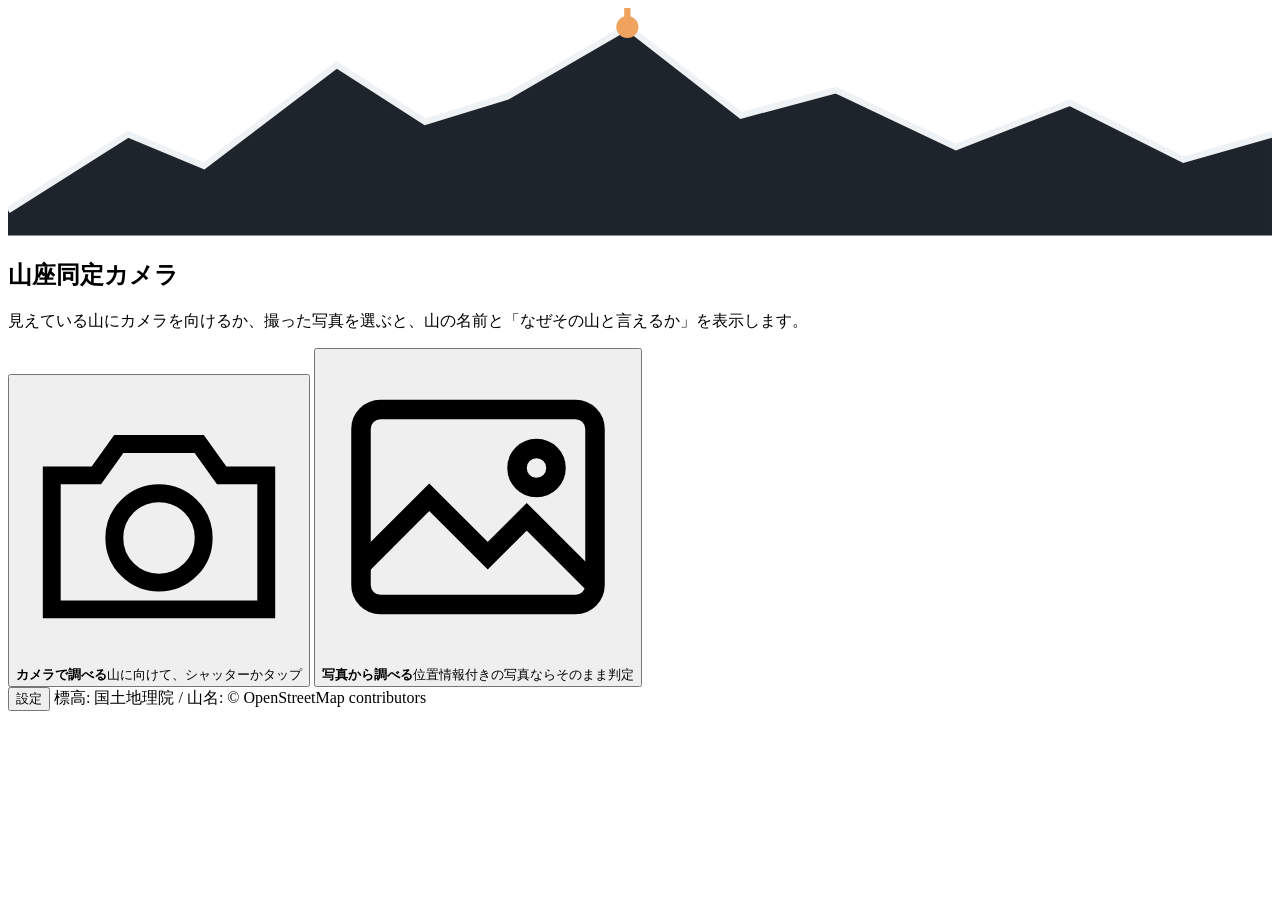
<file: src/index.template.html>
<!doctype html>
<html lang="ja">
<head>
<meta charset="utf-8">
<meta name="viewport" content="width=device-width, initial-scale=1, viewport-fit=cover">
<meta name="theme-color" content="#0d1014">
<meta name="apple-mobile-web-app-capable" content="yes">
<meta name="apple-mobile-web-app-status-bar-style" content="black-translucent">
<title>山座同定カメラ</title>
<style>/*__CSS__*/</style>
</head>
<body>

<section id="home">
  <div class="home-inner">
    <div>
      <svg class="ridge-mark" viewBox="0 0 400 72" aria-hidden="true">
        <path d="M0 64 L38 40 L62 50 L104 18 L132 36 L158 28 L196 6 L232 34 L262 26 L300 44 L336 30 L372 48 L400 40 L400 72 L0 72 Z" fill="#1d242c"/>
        <path d="M0 64 L38 40 L62 50 L104 18 L132 36 L158 28 L196 6 L232 34 L262 26 L300 44 L336 30 L372 48 L400 40" fill="none" stroke="#eef2f4" stroke-width="2"/>
        <line x1="196" y1="6" x2="196" y2="0" stroke="#f0a35e" stroke-width="2"/>
        <circle cx="196" cy="6" r="3.5" fill="#f0a35e"/>
      </svg>
      <h1 class="home-title">山座同定カメラ</h1>
      <p class="home-lead">見えている山にカメラを向けるか、撮った写真を選ぶと、山の名前と「なぜその山と言えるか」を表示します。</p>
    </div>
    <div id="secureBanner" class="banner" hidden>このページはHTTPSで開かれていないため、カメラ・位置情報・方位センサーを使えません。HTTPSのURLで開いてください。写真からの判定は使えます。</div>
    <div class="home-actions">
      <button id="btnLive" class="btn-big primary" type="button">
        <svg viewBox="0 0 32 32" fill="none" stroke="currentColor" stroke-width="2"><path d="M4 11h5l2.5-3.5h9L23 11h5v15H4z"/><circle cx="16" cy="18" r="5"/></svg>
        <div><strong>カメラで調べる</strong><span>山に向けて、シャッターかタップ</span></div>
      </button>
      <button id="btnPhoto" class="btn-big" type="button">
        <svg viewBox="0 0 32 32" fill="none" stroke="currentColor" stroke-width="2"><rect x="4" y="6" width="24" height="20" rx="2"/><path d="M4 22l7-7 6 6 4-4 7 7"/><circle cx="22" cy="12" r="2"/></svg>
        <div><strong>写真から調べる</strong><span>位置情報付きの写真ならそのまま判定</span></div>
      </button>
    </div>
    <div class="home-foot">
      <button id="btnSettingsHome" class="linklike" type="button">設定</button>
      <span>標高: 国土地理院 / 山名: © OpenStreetMap contributors</span>
    </div>
  </div>
</section>

<section id="stage" hidden>
  <video id="video" playsinline muted autoplay></video>
  <canvas id="still" hidden></canvas>
  <canvas id="overlay"></canvas>
  <div class="topbar" id="chips"></div>
  <div class="toast" id="toast" hidden></div>
  <button id="btnZoom" class="zoom-btn" type="button" hidden></button>
  <div class="bottombar">
    <div class="left">
      <button id="btnBack" class="icon-btn" type="button" aria-label="戻る">
        <svg viewBox="0 0 24 24" fill="none" stroke="currentColor" stroke-width="2"><path d="M15 5l-7 7 7 7"/></svg>
      </button>
      <button id="btnPhoto2" class="icon-btn" type="button">写真</button>
      <button id="btnMap" class="icon-btn" type="button">地図</button>
    </div>
    <button id="btnShutter" class="shutter" type="button" aria-label="この景色で調べる"></button>
    <div class="right">
      <button id="btnAlign" class="icon-btn" type="button">自動合わせ</button>
      <button id="btnReset" class="icon-btn" type="button" aria-label="合わせを元に戻す">
        <svg viewBox="0 0 24 24" fill="none" stroke="currentColor" stroke-width="2"><path d="M4 12a8 8 0 1 0 3-6.2"/><path d="M4 4v5h5"/></svg>
      </button>
      <button id="btnSettings" class="icon-btn" type="button" aria-label="設定">
        <svg viewBox="0 0 24 24" fill="none" stroke="currentColor" stroke-width="2"><circle cx="12" cy="12" r="3"/><path d="M12 2v3M12 19v3M2 12h3M19 12h3M4.9 4.9l2.1 2.1M17 17l2.1 2.1M4.9 19.1L7 17M17 7l2.1-2.1"/></svg>
      </button>
    </div>
    <div class="hint" id="hint"></div>
  </div>
</section>

<aside id="sheet" class="sheet" hidden aria-live="polite"></aside>
<div id="busy" class="busy" hidden><div id="busyText">計算中</div></div>
<input id="fileInput" type="file" accept="image/jpeg,image/*" hidden>

<script>/*__CORE__*/</script>
<script>/*__APP__*/</script>
</body>
</html>
</file>
